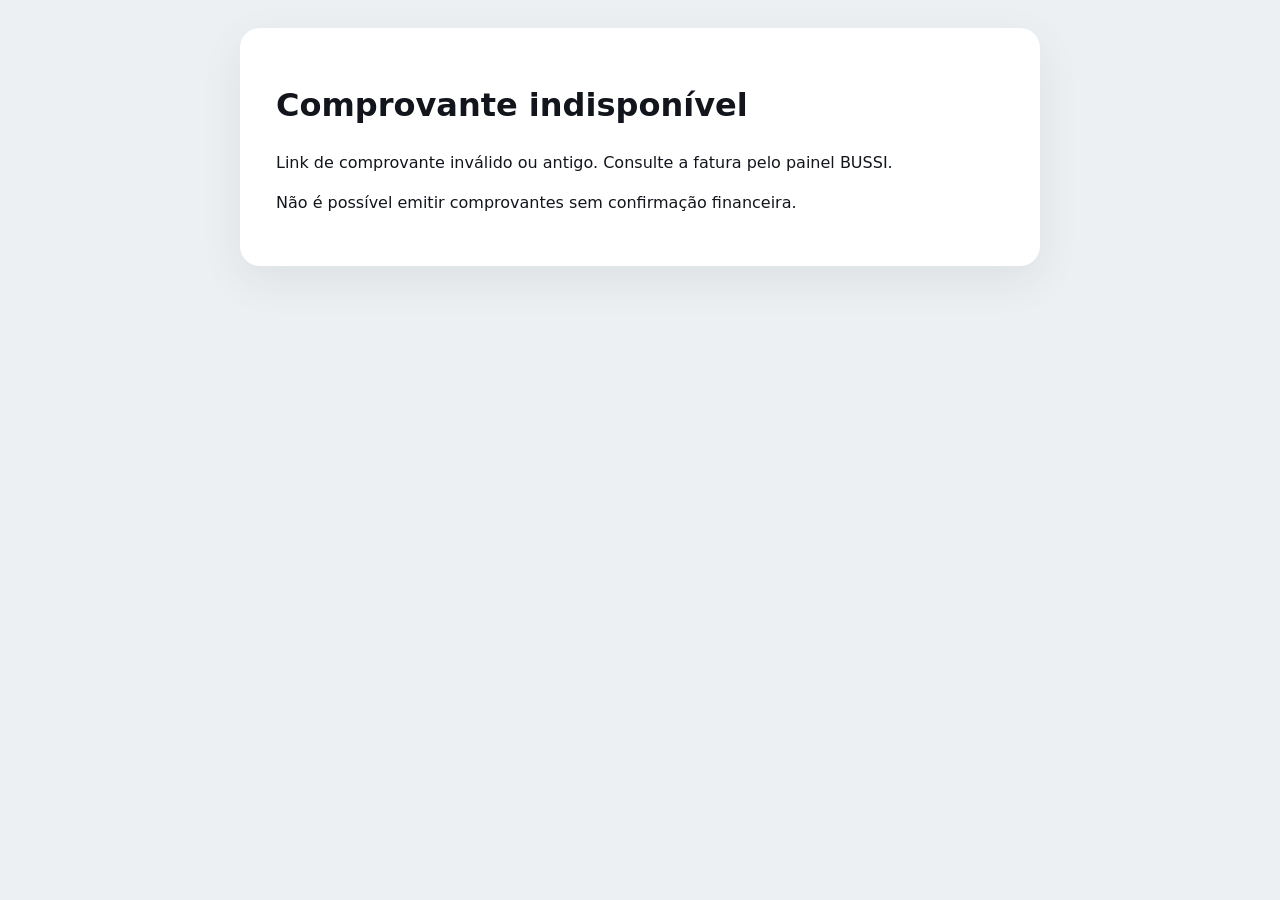
<file: comprovante-liquidacao.html>
<!doctype html>
<html lang="pt-BR">
<head>
<meta charset="utf-8">
<meta name="viewport" content="width=device-width,initial-scale=1">
<title>Comprovante de Liquidação de Parcela — CONSIG BENEFÍCIOS</title>
<style>
:root{--ink:#12161c;--muted:#6a717b;--line:#e0e4e8;--green:#0d8768;--greenbg:#eaf8f3;--soft:#f6f7f8}
*{box-sizing:border-box}body{margin:0;background:#edf0f2;color:var(--ink);font-family:Inter,ui-sans-serif,system-ui,-apple-system,"Segoe UI",Roboto,Arial,sans-serif}
.shell{max-width:760px;margin:28px auto;background:#fff;box-shadow:0 18px 60px rgba(0,0,0,.08);border-radius:20px;overflow:hidden}
.top{padding:30px 26px 26px;border-bottom:1px solid var(--line);display:flex;align-items:center;justify-content:center;flex-direction:column;gap:15px;text-align:center}.logo{width:152px;height:152px;border-radius:23px;object-fit:cover;display:block;margin:0 auto;box-shadow:0 8px 20px rgba(0,0,0,.08)}.topright{text-align:center}.topright b{display:block;font-size:15px;letter-spacing:-.015em}.topright span{display:block;margin-top:5px;font-size:12px;color:var(--muted)}
.body{padding:30px}.confirmed{display:flex;align-items:center;gap:13px;padding-bottom:22px;border-bottom:1px solid var(--line)}.check{width:48px;height:48px;border-radius:50%;background:var(--greenbg);color:var(--green);display:grid;place-items:center;font-size:28px;font-weight:900}.confirmed h1{font-size:23px;margin:0}.confirmed p{margin:4px 0 0;color:var(--muted);font-size:12px}
.amount{font-size:42px;font-weight:900;letter-spacing:-.04em;margin:25px 0 4px}.sub{color:var(--muted);font-size:12px;margin-bottom:22px}
.section{border-top:1px solid var(--line);padding-top:18px;margin-top:18px}.section h2{font-size:11px;text-transform:uppercase;letter-spacing:.08em;color:#666e78;margin:0 0 9px}.row{display:grid;grid-template-columns:185px 1fr;gap:15px;padding:7px 0;font-size:13px}.row span{color:var(--muted)}.row b{font-weight:700;overflow-wrap:anywhere}.status{color:var(--green)!important}
.note{margin-top:22px;padding:14px 16px;border-radius:12px;background:var(--soft);color:#5f6670;font-size:11px;line-height:1.55}.actions{display:flex;gap:10px;margin-top:20px}.btn{flex:1;border:0;border-radius:11px;padding:12px 14px;font-weight:800;cursor:pointer}.btn.primary{background:#16212b;color:#fff}.btn.ghost{background:#eef1f3;color:#303740}
.footer{padding:18px 25px;background:#f2f4f5;text-align:center;color:#6e757e;font-size:10px;line-height:1.6}.footer a{color:inherit;margin:0 5px}
 .legal-terms{font-size:12px;line-height:1.65;color:#54606c;background:#f7f9fb;border:1px solid #e6ebf0;padding:15px 18px;border-radius:12px}.legal-terms p{margin:0 0 10px}.legal-terms p:last-child{margin-bottom:0}.legal-terms .legal-source{font-size:11px;color:#667481}.legal-terms a{color:#147f69;text-decoration:underline}
@media(max-width:600px){.shell{margin:0;min-height:100vh;border-radius:0}.top{padding:24px 20px}.top .logo{width:136px;height:136px}.body{padding:22px}.row{grid-template-columns:1fr;gap:2px}.topright{font-size:12px}.actions{flex-direction:column}.amount{font-size:36px}}
@media print{body{background:#fff}.shell{box-shadow:none;margin:0;max-width:none;border-radius:0}.actions{display:none}.footer{background:#fff;border-top:1px solid #ddd}}

/* CONSIG — tipografia e alinhamento de documento */
html{text-size-adjust:100%;-webkit-text-size-adjust:100%}
body{-webkit-font-smoothing:antialiased;line-height:1.5}
.shell{max-width:800px;box-shadow:0 14px 44px rgba(18,39,49,.075)}
.top{padding:28px 25px 26px;gap:13px}
.logo{width:158px;height:158px}
.topright b{font-size:15px;letter-spacing:-.015em}
.topright span{font-size:12px}
.body{padding:32px 36px 35px}
.confirmed{gap:15px;align-items:center}
.confirmed h1{font-size:24px;line-height:1.2;letter-spacing:-.025em}
.confirmed p{font-size:13px;line-height:1.5}
.amount{font-size:42px;line-height:1.1;font-variant-numeric:tabular-nums}
.sub{font-size:13px}
.section{padding-top:20px;margin-top:20px}
.section h2{font-size:11px;letter-spacing:.075em;color:#65717d}
.row{grid-template-columns:minmax(170px,205px) minmax(0,1fr);gap:15px;font-size:13px;line-height:1.55}
.row b{font-weight:750}
.legal-terms{font-size:12px;line-height:1.7;background:#f7f9fa}
.note{font-size:11.5px;line-height:1.65}
.btn{font-size:13px;line-height:1.3;min-height:46px}
.btn:focus-visible,.footer a:focus-visible{outline:2px solid #168b75;outline-offset:3px}
.footer{line-height:1.7}
@media(max-width:640px){
 .shell{border-radius:0;margin:0}
 .top{padding:23px 18px}
 .top .logo{width:140px;height:140px}
 .body{padding:24px 19px}
 .confirmed{align-items:flex-start}
 .confirmed h1{font-size:21px}
 .amount{font-size:36px}
 .row{grid-template-columns:1fr;gap:2px;padding:8px 0}
 .legal-terms{padding:15px 13px}
 .actions{flex-direction:column}
}
@media print{
 .shell{max-width:none;border-radius:0;box-shadow:none}
 .body{padding:20px 30px}
 .top{padding:15px}
 .logo{width:100px;height:100px}
 .section{break-inside:avoid}
 .legal-terms{break-inside:avoid}
}

</style>
</head>
<body>
<div id="app"></div>
<script>
function esc(s){return String(s??'').replace(/[&<>"']/g,m=>({'&':'&amp;','<':'&lt;','>':'&gt;','"':'&quot;',"'":'&#39;'}[m]))}
function money(n){return Number(n||0).toLocaleString('pt-BR',{style:'currency',currency:'BRL'})}
// Dados nunca vêm de um JSON arbitrário na URL; são consultados e conciliados no servidor.
async function validatedReceipt(){
 const p=new URLSearchParams(location.hash.replace(/^#/,""));
 const numero=Number(p.get("numero")),token=p.get("token");
 if(!Number.isSafeInteger(numero)||numero<1||!/^[0-9a-f]{64}$/.test(token||""))
   throw Error("Link de comprovante inválido ou antigo. Consulte a fatura pelo painel BUSSI.");
 const response=await fetch("https://yzhjtqwpmxhigrijiuze.supabase.co/functions/v1/comprovante-bussi",{
   method:"POST",headers:{"Content-Type":"application/json"},
   body:JSON.stringify({numero,token}),cache:"no-store",redirect:"error",signal:AbortSignal.timeout(15000)
 });
 if(!response.ok){const err=await response.json().catch(()=>({}));
   throw Error(err.erro||"Não foi possível confirmar a liquidação.");}
 const data=await response.json();
 if(data?.verification!=="nitro_ledger"||data?.status!=="LIQUIDADO"||
    Number(data?.numero)!==numero||Number(data?.amount)<=0||
    !data?.confirmedAt||!data?.transactionId)throw Error("O registro de pagamento não foi validado.");
 return data;
}
function dateTime(v){if(!v)return '—';return new Date(v).toLocaleString('pt-BR',{timeZone:'America/Sao_Paulo',day:'2-digit',month:'2-digit',year:'numeric',hour:'2-digit',minute:'2-digit',second:'2-digit'})}
function maskDoc(v){const d=String(v||'').replace(/\D/g,'');if(d.length===11)return '***.'+d.slice(3,6)+'.'+d.slice(6,9)+'-**';if(d.length===14)return '**.'+d.slice(2,5)+'.'+d.slice(5,8)+'/'+d.slice(8,12)+'-**';return v||'Não informado'}
(async function(){
 document.getElementById('app').innerHTML='<div class="shell"><div class="body"><p>Consultando o pagamento confirmado...</p></div></div>';
 let d;
 try{d=await validatedReceipt();}
 catch(err){
   const message=esc(err.message||'Comprovante não encontrado.');
   document.getElementById('app').innerHTML='<div class="shell"><div class="body"><h1>Comprovante indisponível</h1><p>'+message+'</p><p>Não é possível emitir comprovantes sem confirmação financeira.</p></div></div>';
   return;
 }
const discountValue=Math.max(0,Number(d.original||0)-Number(d.amount||0));

const pct=Number.isFinite(Number(d.discount))?Number(d.discount):50;
// Respeita a competência escolhida na emissão (Dezembro ou Janeiro) sem reescrever o histórico.
const receiptDescription=String(d.description||'Black Friday 50% OFF - Referente a Competência: Dezembro').trim();

document.getElementById('app').innerHTML=`<main class="shell">
<header class="top"><img class="logo" src="logo-consig.svg" alt="CONSIG BENEFÍCIOS"><div class="topright"><b>CONSIG BENEFÍCIO S/A</b><span>CNPJ 66.754.630/0001-60</span></div></header>
<section class="body">
  <div class="confirmed"><div class="check">✓</div><div><h1>Liquidação confirmada</h1><p>Comprovante de Liquidação de Parcela</p></div></div>
  <div class="amount">${money(d.amount)}</div>
  <div class="sub">Pagamento registrado via ${esc(d.paymentMethod||'Pix')}</div>

  <div class="section"><h2>Dados da transação</h2>
    <div class="row"><span>Status</span><b class="status">LIQUIDADO</b></div>
    ${d.transactionId?'<div class="row"><span>ID bancário da transação</span><b>'+esc(d.transactionId)+'</b></div>':''}
    ${d.txid?'<div class="row"><span>Identificador (TxId)</span><b>'+esc(d.txid)+'</b></div>':''}
    <div class="row"><span>Data e hora da liquidação</span><b>${dateTime(d.confirmedAt)}</b></div>
    <div class="row"><span>Valor pago</span><b>${money(d.amount)}</b></div>
    <div class="row"><span>Descrição</span><b>${esc(receiptDescription)}</b></div>
  </div>

  <div class="section"><h2>Informações do destinatário</h2>
    <div class="row"><span>Nome</span><b>${esc(d.receiverName||'CONSIG BENEFÍCIO S/A')}</b></div>
    <div class="row"><span>CPF/CNPJ</span><b>${esc(d.receiverDoc||'66.754.630/0001-60')}</b></div>
    ${d.receiverPsp?'<div class="row"><span>Instituição recebedora</span><b>'+esc(d.receiverPsp)+'</b></div>':''}
  </div>

  <div class="section"><h2>Informações do pagador</h2>
    <div class="row"><span>Nome</span><b>${esc(d.payerName||d.customer||'Não informado')}</b></div>
    ${d.payerDoc?'<div class="row"><span>CPF/CNPJ</span><b>'+esc(maskDoc(d.payerDoc))+'</b></div>':''}
    ${d.payerPsp?'<div class="row"><span>Instituição pagadora</span><b>'+esc(d.payerPsp)+'</b></div>':''}
  </div>

  <div class="section"><h2>Dados da parcela</h2>
    <div class="row"><span>Cliente</span><b>${esc(d.customer||'—')}</b></div>
    <div class="row"><span>Contrato</span><b>${esc(d.contract||d.invoice||'—')}</b></div>
    <div class="row"><span>Parcela original</span><b>${money(d.original)}</b></div>
    <div class="row"><span>Desconto aplicado</span><b>${Number(d.discount??50).toLocaleString('pt-BR',{maximumFractionDigits:2})}%</b></div>
    <div class="row"><span>Valor total liquidado (valor original)</span><b>${money(d.original)}</b></div>
    <div class="row"><span>Valor pago</span><b>${money(d.amount)}</b></div>
    <div class="row"><span>Nº do comprovante</span><b>${esc(d.receiptNumber||'—')}</b></div>
  </div>

  ${d.notes?'<div class="section"><h2>Observações</h2><div class="row"><span>Registro</span><b>'+esc(d.notes)+'</b></div></div>':''}

  <div class="section" id="earlyPayment"><h2>Condições e informações sobre antecipação de parcela</h2>
    <div class="legal-terms">
      <p><b>1. Identificação da quitação.</b> A confirmação registrada refere-se exclusivamente à parcela e ao contrato identificados acima, não abrangendo automaticamente outras parcelas ou a quitação integral do contrato.</p>
      <p><b>2. Antecipação e desconto.</b> Nas operações de crédito ao consumidor às quais se aplica o art. 52, § 2º, do Código de Defesa do Consumidor, a liquidação antecipada, total ou parcial, assegura a redução proporcional dos juros e demais acréscimos. A apuração contratual cabe ao credor responsável pela operação.</p>
      <p><b>3. Valores do registro.</b> “Valor total liquidado” informa o valor original de referência da parcela; “Valor pago” informa o montante recebido com o desconto indicado. A diferença representa a condição comercial aplicada a esta cobrança.</p>
      <p class="legal-source">Referência: <a href="https://www.planalto.gov.br/ccivil_03/leis/l8078compilado.htm" target="_blank" rel="noopener noreferrer">Lei nº 8.078/1990, art. 52, § 2º</a>.</p>
    </div>
  </div>
  <div class="actions"><button class="btn primary" onclick="window.print()">Imprimir / salvar PDF</button><button class="btn ghost" id="copyId">Copiar nº do comprovante</button></div>
</section>
<footer class="footer">CONSIG BENEFÍCIO S/A · CNPJ 66.754.630/0001-60<br>${esc(d.companyAddress||'Avenida Doutor Cardoso de Melo, nº 1.855, Vila Olímpia, São Paulo/SP, CEP 04548-005')} · ${esc(d.companyEmail||'sac@consigbeneficio.com.br')}<br><a href="termos-de-uso.html">Termos de Uso</a> · <a href="politica-de-privacidade.html">Política de Privacidade</a> · <a href="exclusao-de-dados.html">Exclusão de Dados</a></footer>
</main>`;
document.getElementById('copyId').onclick=async()=>{try{await navigator.clipboard.writeText(d.receiptNumber||'');document.getElementById('copyId').textContent='Número copiado'}catch{}};
})();
</script>
</body>
</html>
</file>
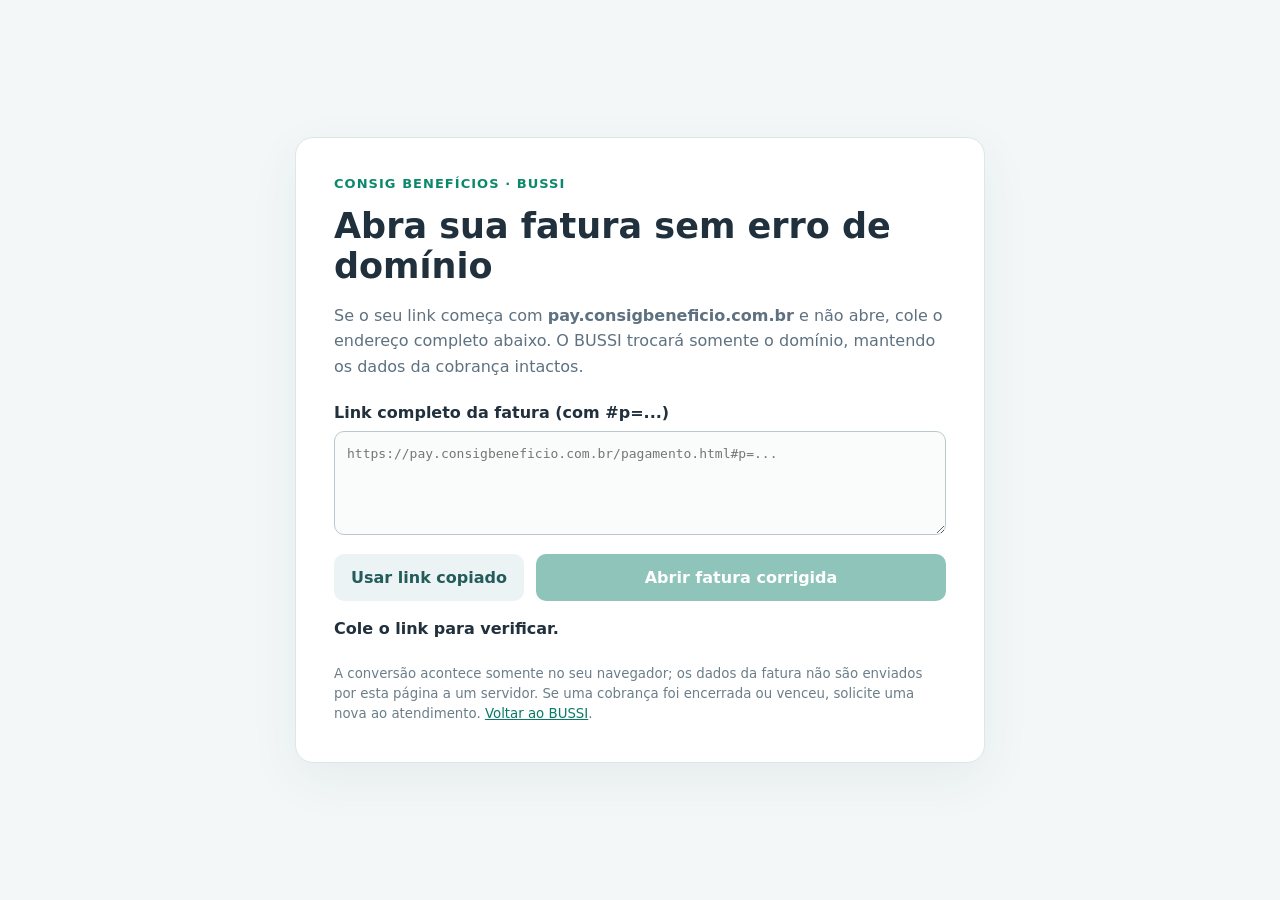
<file: corrigir-pagamento.html>
<!doctype html>
<html lang="pt-BR"><head>
<meta charset="utf-8"><meta name="viewport" content="width=device-width,initial-scale=1">
<meta name="robots" content="noindex,nofollow"><meta name="referrer" content="no-referrer">
<title>Corrigir link de pagamento | BUSSI</title>
<style>
:root{font-family:system-ui,-apple-system,Segoe UI,Arial,sans-serif;color:#20303d;background:#f3f7f8}
*{box-sizing:border-box}body{margin:0;min-height:100vh;display:grid;place-items:center;padding:18px}
main{width:100%;max-width:690px;background:#fff;border:1px solid #dbe7e8;box-shadow:0 16px 50px #24394310;border-radius:18px;padding:clamp(19px,4vw,38px)}
.brand{font-size:13px;font-weight:850;letter-spacing:.08em;color:#0c896d}
h1{font-size:clamp(25px,4vw,35px);line-height:1.14;margin:16px 0}
p{line-height:1.6;color:#5e7180}
label{display:block;font-weight:700;margin-top:24px;margin-bottom:9px}
textarea{width:100%;resize:vertical;border:1px solid #b9c8cd;border-radius:10px;min-height:104px;padding:12px;font:13px/1.5 ui-monospace,Menlo,Consolas,monospace;color:#1f3441;overflow-wrap:anywhere;background:#fafcfc}
textarea:focus{outline:2px solid #36ad93;outline-offset:2px}
.row{display:flex;flex-wrap:wrap;gap:12px;margin-top:15px}
button{border:0;border-radius:10px;font:inherit;font-weight:750;padding:14px 17px;cursor:pointer}
button:disabled{opacity:.45;cursor:not-allowed}
.primary{background:#077e66;color:#fff;flex:1}
.secondary{background:#ebf3f4;color:#245b5b}
#notice{font-weight:650;margin-top:18px;min-height:25px}
#notice.error{color:#b42318}#notice.good{color:#087660}
#details{display:none;background:#f1f8f5;border-radius:12px;padding:15px;margin-top:15px;font-size:14px}
#details span{display:block;color:#4a5a66}
#details strong{font-size:18px}
small{display:block;margin-top:20px;color:#6b7e89;line-height:1.5}
a{color:#087a65}
</style></head><body>
<main>
<div class="brand">CONSIG BENEFÍCIOS · BUSSI</div>
<h1>Abra sua fatura sem erro de domínio</h1>
<p>Se o seu link começa com <strong>pay.consigbeneficio.com.br</strong> e não abre, cole o endereço completo abaixo. O BUSSI trocará somente o domínio, mantendo os dados da cobrança intactos.</p>
<label for="original">Link completo da fatura (com #p=...)</label>
<textarea id="original" autocomplete="off" autocapitalize="off" spellcheck="false" placeholder="https://pay.consigbeneficio.com.br/pagamento.html#p=..."></textarea>
<div class="row">
<button class="secondary" type="button" id="paste">Usar link copiado</button>
<button class="primary" type="button" id="open" disabled>Abrir fatura corrigida</button>
</div>
<div id="notice" role="status" aria-live="polite">Cole o link para verificar.</div>
<div id="details"><span>Fatura reconhecida</span><strong id="invoiceName"></strong><span id="amount"></span><div class="row"><button class="secondary" id="copy" type="button">Copiar endereço corrigido</button></div></div>
<small>A conversão acontece somente no seu navegador; os dados da fatura não são enviados por esta página a um servidor. Se uma cobrança foi encerrada ou venceu, solicite uma nova ao atendimento. <a href="index.html">Voltar ao BUSSI</a>.</small>
</main>
<script>
(()=>{
 'use strict';
 const $=id=>document.getElementById(id);
 let safe='';
 function parse(){
  safe='';$('open').disabled=true;$('details').style.display='none';
  const value=$('original').value.trim();
  if(!value){$('notice').textContent='Cole o link para verificar.';$('notice').className='';return;}
  try{
   const old=new URL(value);
   if(old.protocol!=='https:'||!['pay.consigbeneficio.com.br','consigbeneficios.github.io'].includes(old.hostname))
    throw Error('O endereço informado não pertence ao BUSSI.');
   if(!old.pathname.endsWith('/pagamento.html'))
    throw Error('Este não é um endereço de pagamento do BUSSI.');
   const params=new URLSearchParams(old.hash.slice(1));
   const encoded=params.get('p')||'';
   if(!/^[a-zA-Z0-9_-]{30,10000}$/.test(encoded))
    throw Error('O link está incompleto. Copie o endereço inteiro, incluindo #p=...');
   let raw=encoded.replace(/-/g,'+').replace(/_/g,'/');
   while(raw.length%4)raw+='=';
   const bytes=Uint8Array.from(atob(raw),c=>c.charCodeAt(0));
   const data=JSON.parse(new TextDecoder().decode(bytes));
   if(!data||!data.invoice||!data.pix||!(Number(data.amount)>0))
    throw Error('Os dados da fatura estão incompletos.');
   const corrected=new URL('pagamento.html',location.href);
   corrected.hash='p='+encoded;
   safe=corrected.href;
   $('invoiceName').textContent=String(data.invoice);
   $('amount').textContent=Number(data.amount).toLocaleString('pt-BR',{style:'currency',currency:'BRL'});
   $('details').style.display='block';
   $('notice').className='good';$('notice').textContent='Link corrigido. Os dados e o Pix originais foram preservados.';
   $('open').disabled=false;
  }catch(err){$('notice').className='error';$('notice').textContent=err.message||'Não foi possível ler este link.';}
 }
 $('original').addEventListener('input',parse);
 $('paste').addEventListener('click',async()=>{
  try{$('original').value=await navigator.clipboard.readText();parse();}
  catch{$('original').focus();$('notice').textContent='Cole o link manualmente usando Ctrl + V.';}
 });
 $('open').addEventListener('click',()=>{if(safe)location.assign(safe);});
 $('copy').addEventListener('click',async()=>{
  if(!safe)return;
  try{await navigator.clipboard.writeText(safe);$('notice').className='good';$('notice').textContent='Novo link copiado.';}
  catch{window.prompt('Copie o link corrigido:',safe);}
 });
})();
</script>
</body></html>
</file>
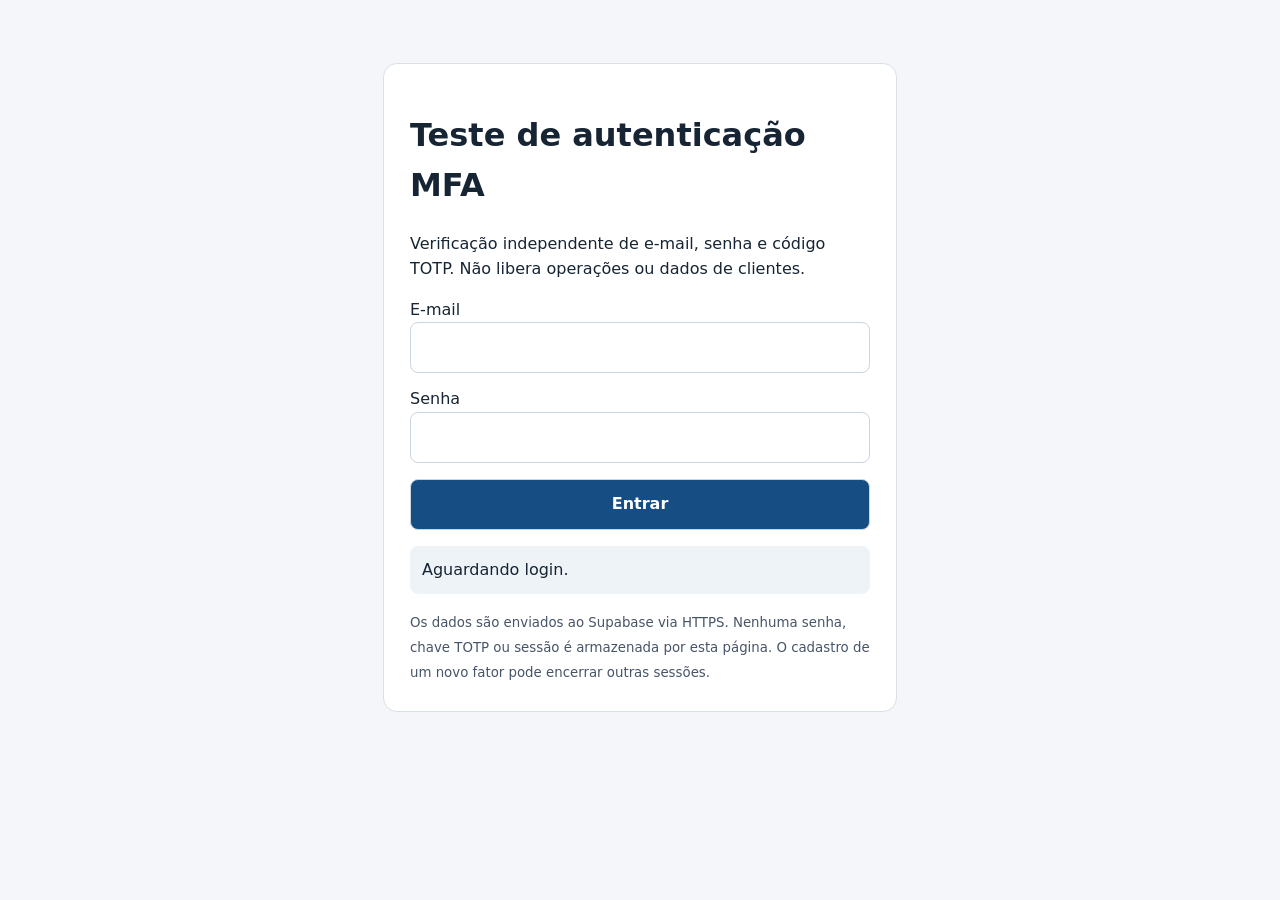
<file: diagnostico-auth.html>
<!doctype html><html lang="pt-BR"><head><meta charset="utf-8"><meta name="viewport" content="width=device-width,initial-scale=1"><meta name="robots" content="noindex,nofollow"><meta name="referrer" content="no-referrer"><meta http-equiv="Content-Security-Policy" content="default-src 'none'; connect-src https://yzhjtqwpmxhigrijiuze.supabase.co; script-src 'unsafe-inline'; style-src 'unsafe-inline'; form-action 'none'; base-uri 'none'"><title>BUSSI — Teste MFA</title><style>body{font:16px/1.55 system-ui,sans-serif;background:#f4f6f9;color:#172433;margin:0}main{max-width:460px;margin:7vh auto;padding:26px;background:white;border:1px solid #d9e0e8;border-radius:14px}label,input,button{display:block;width:100%;box-sizing:border-box}label{margin-top:14px}input,button{font:inherit;border:1px solid #cbd5e1;padding:12px;border-radius:8px}button{background:#164e83;color:white;margin-top:16px;font-weight:600}button:disabled{opacity:.6}#status{padding:12px;background:#eef3f8;border-radius:8px}small{color:#475569}code{overflow-wrap:anywhere;user-select:all} [hidden]{display:none!important}</style></head><body><main><h1>Teste de autenticação MFA</h1><p>Verificação independente de e-mail, senha e código TOTP. Não libera operações ou dados de clientes.</p>
<form id="login"><label for="email">E-mail</label><input id="email" type="email" autocomplete="username" required><label for="password">Senha</label><input id="password" type="password" autocomplete="current-password" required><button type="submit">Entrar</button></form>
<section id="mfa" hidden><div id="enroll" hidden><p>Nenhum autenticador TOTP verificado. Clique para cadastrar um novo fator.</p><button id="setup" type="button">Cadastrar autenticador</button></div><div id="seedBox" hidden><p>No aplicativo autenticador, adicione uma conta do tipo baseada em tempo, nome BUSSI, e insira a chave abaixo. Não compartilhe esta chave.</p><code id="seed"></code></div><form id="verify" hidden><label for="code">Código de seis dígitos do autenticador</label><input id="code" type="text" inputmode="numeric" autocomplete="one-time-code" pattern="[0-9]{6}" maxlength="6" required><button type="submit">Validar segundo fator</button></form><button id="exit" type="button">Encerrar teste</button></section><p id="status" role="status" aria-live="polite">Aguardando login.</p><small>Os dados são enviados ao Supabase via HTTPS. Nenhuma senha, chave TOTP ou sessão é armazenada por esta página. O cadastro de um novo fator pode encerrar outras sessões.</small></main>
<script>"use strict";
const base="https://yzhjtqwpmxhigrijiuze.supabase.co/auth/v1",key="sb_publishable_fimYRn4YWFbiwYiADnrQvg_mACDleaU";
const $=id=>document.getElementById(id);
let token=null,factor=null,busy=false;
function status(message){$("status").textContent=message;}
function lock(value){busy=value;document.querySelectorAll("button").forEach(b=>b.disabled=value);}
async function request(path,method="GET",body,auth=token){const headers={apikey:key,"Content-Type":"application/json"};if(auth)headers.Authorization="Bearer "+auth;const response=await fetch(base+path,{method,headers,body:body===undefined?undefined:JSON.stringify(body),cache:"no-store",redirect:"error"});if(!response.ok)throw Error("HTTP "+response.status);return response.status===204?{}:await response.json();}
function claims(jwt){const p=jwt.split(".")[1].replace(/-/g,"+").replace(/_/g,"/");return JSON.parse(atob(p.padEnd(Math.ceil(p.length/4)*4,"=")));}
function reset(){token=null;factor=null;$("password").value="";$("code").value="";$("seed").textContent="";$("mfa").hidden=true;$("enroll").hidden=true;$("seedBox").hidden=true;$("verify").hidden=true;$("login").hidden=false;}
async function logout(message){let ok=true;try{if(token){const end=await fetch(base+"/logout?scope=local",{method:"POST",headers:{apikey:key,Authorization:"Bearer "+token},cache:"no-store",redirect:"error"});ok=end.ok;}}catch{ok=false;}reset();status(message+(ok?" Sessão de teste encerrada.":" Não foi possível confirmar o encerramento no servidor."));}
$("login").addEventListener("submit",async e=>{e.preventDefault();if(busy)return;if(location.protocol!=="https:"||!isSecureContext){status("Use HTTPS.");return;}lock(true);try{const data=await request("/token?grant_type=password","POST",{email:$("email").value.trim(),password:$("password").value},null);$("password").value="";token=data.access_token;if(!token)throw Error("Resposta incompleta");const u=await request("/user");if(!u.id||!u.email_confirmed_at)throw Error("Conta não confirmada");const factors=Array.isArray(u.factors)?u.factors:[];const existing=factors.find(f=>f.factor_type==="totp"&&f.status==="verified");$("login").hidden=true;$("mfa").hidden=false;if(existing){factor=existing.id;$("verify").hidden=false;status("Senha validada. Informe o código do autenticador.");}else if(factors.some(f=>f.status==="verified")){await logout("Já existe outro tipo de MFA. Este teste é exclusivo para TOTP.");}else{$("enroll").hidden=false;status("Senha validada. Cadastre seu autenticador TOTP.");}}catch(e){await logout("Falha no login ou comunicação ("+e.message+").");}finally{$("password").value="";lock(false);}});
$("setup").onclick=async()=>{if(busy||!token||factor)return;lock(true);try{const data=await request("/factors","POST",{factor_type:"totp",friendly_name:"BUSSI "+new Date().toISOString(),issuer:"BUSSI"});if(!data.id||!data.totp?.secret)throw Error("Resposta incompleta");factor=data.id;$("seed").textContent=data.totp.secret;$("seedBox").hidden=false;$("enroll").hidden=true;$("verify").hidden=false;status("Adicione a chave no aplicativo e informe o código.");}catch(e){status("Não foi possível cadastrar o fator ("+e.message+").");}finally{lock(false);}};
$("verify").addEventListener("submit",async e=>{e.preventDefault();if(busy||!token||!factor)return;const code=$("code").value;if(!/^[0-9]{6}$/.test(code))return;lock(true);try{const challenge=await request("/factors/"+encodeURIComponent(factor)+"/challenge","POST",{});if(!challenge.id)throw Error("Desafio incompleto");const result=await request("/factors/"+encodeURIComponent(factor)+"/verify","POST",{challenge_id:challenge.id,code});if(!result.access_token)throw Error("Sessão MFA ausente");token=result.access_token;const u=await request("/user");if(!u.id||claims(token).aal!=="aal2"||!u.factors?.some(f=>f.id===factor&&f.status==="verified"))throw Error("Nível MFA não confirmado");await logout("MFA validado pelo Supabase (AAL2).");}catch(e){status("MFA não confirmado ("+e.message+"). Confira o código e tente de novo.");}finally{$("code").value="";lock(false);}});
$("exit").onclick=async()=>{if(busy)return;lock(true);await logout("Teste interrompido.");lock(false);};
</script></body></html>
</file>
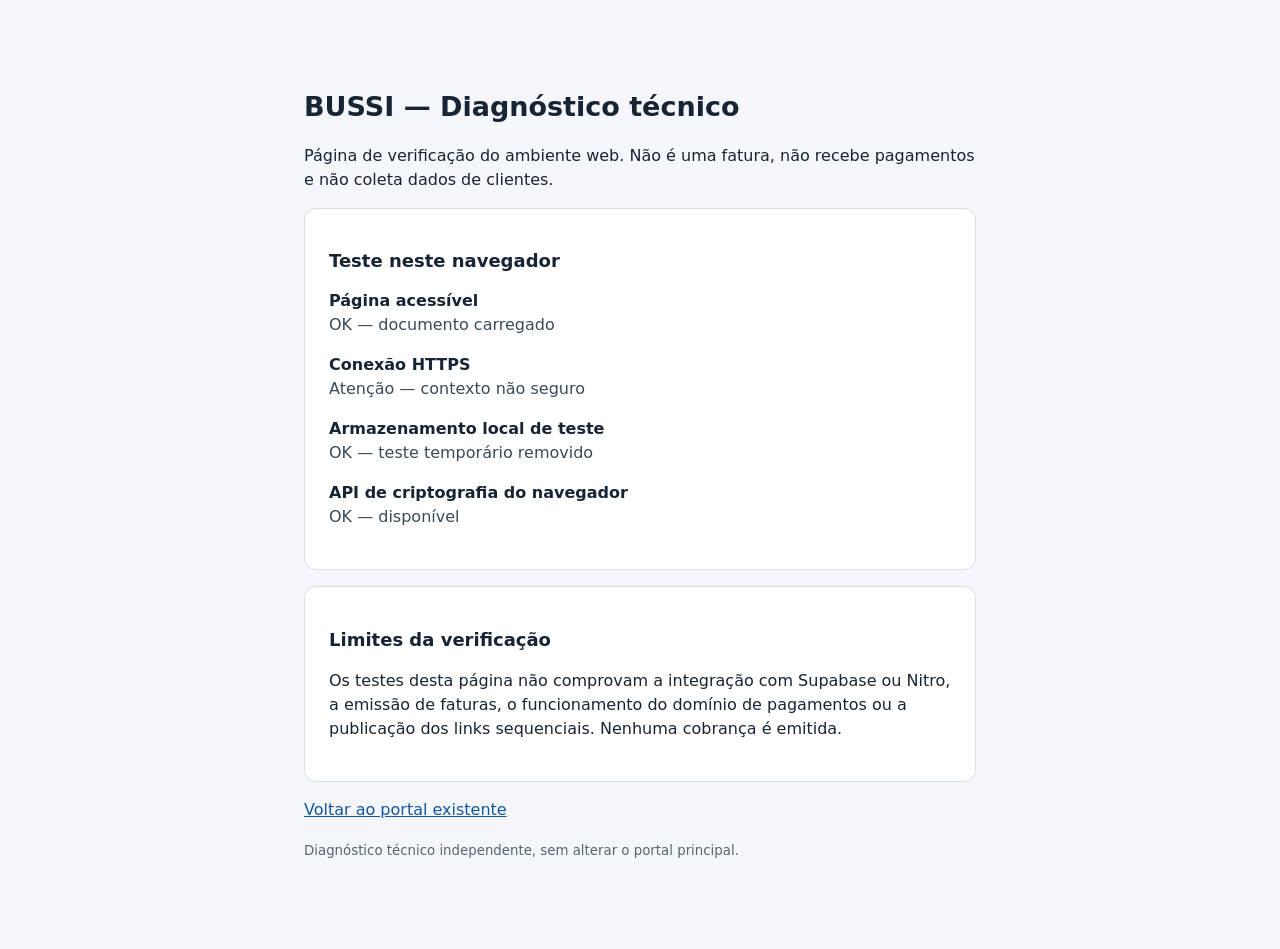
<file: diagnostico-tecnico.html>
<!doctype html>
<html lang="pt-BR"><head><meta charset="utf-8"><meta name="viewport" content="width=device-width, initial-scale=1"><meta name="robots" content="noindex,nofollow"><title>BUSSI | Diagnóstico técnico</title><style>
*{box-sizing:border-box}body{margin:0;background:#f4f6f9;color:#172433;font:16px/1.5 system-ui,sans-serif}main{max-width:720px;margin:7vh auto;padding:24px}section{background:#fff;border:1px solid #d9e0e8;border-radius:12px;padding:24px;margin:16px 0}h1{font-size:27px;margin:0 0 10px}h2{font-size:18px}dl{margin:0}dt{font-weight:600}dd{margin:0 0 16px;color:#394b58}small{color:#566573}a{color:#1257a1}</style></head>
<body><main><h1>BUSSI — Diagnóstico técnico</h1><p>Página de verificação do ambiente web. Não é uma fatura, não recebe pagamentos e não coleta dados de clientes.</p>
<section><h2>Teste neste navegador</h2><dl><dt>Página acessível</dt><dd>OK — documento carregado</dd><dt>Conexão HTTPS</dt><dd id="tls">Não verificada</dd><dt>Armazenamento local de teste</dt><dd id="storage">Não verificado</dd><dt>API de criptografia do navegador</dt><dd id="crypto">Não verificada</dd></dl></section>
<section><h2>Limites da verificação</h2><p>Os testes desta página não comprovam a integração com Supabase ou Nitro, a emissão de faturas, o funcionamento do domínio de pagamentos ou a publicação dos links sequenciais. Nenhuma cobrança é emitida.</p></section>
<p><a href="./">Voltar ao portal existente</a></p><small>Diagnóstico técnico independente, sem alterar o portal principal.</small></main>
<script>
document.getElementById("tls").textContent=location.protocol==="https:"&&window.isSecureContext?"OK — contexto seguro":"Atenção — contexto não seguro";
document.getElementById("crypto").textContent=window.crypto&&window.crypto.subtle?"OK — disponível":"Indisponível";
const key="bussi.diagnostico."+Math.random().toString(36).slice(2);
try{localStorage.setItem(key,"teste");const ok=localStorage.getItem(key)==="teste";localStorage.removeItem(key);document.getElementById("storage").textContent=ok?"OK — teste temporário removido":"Falha";}catch{document.getElementById("storage").textContent="Indisponível";}
</script></body></html>
</file>
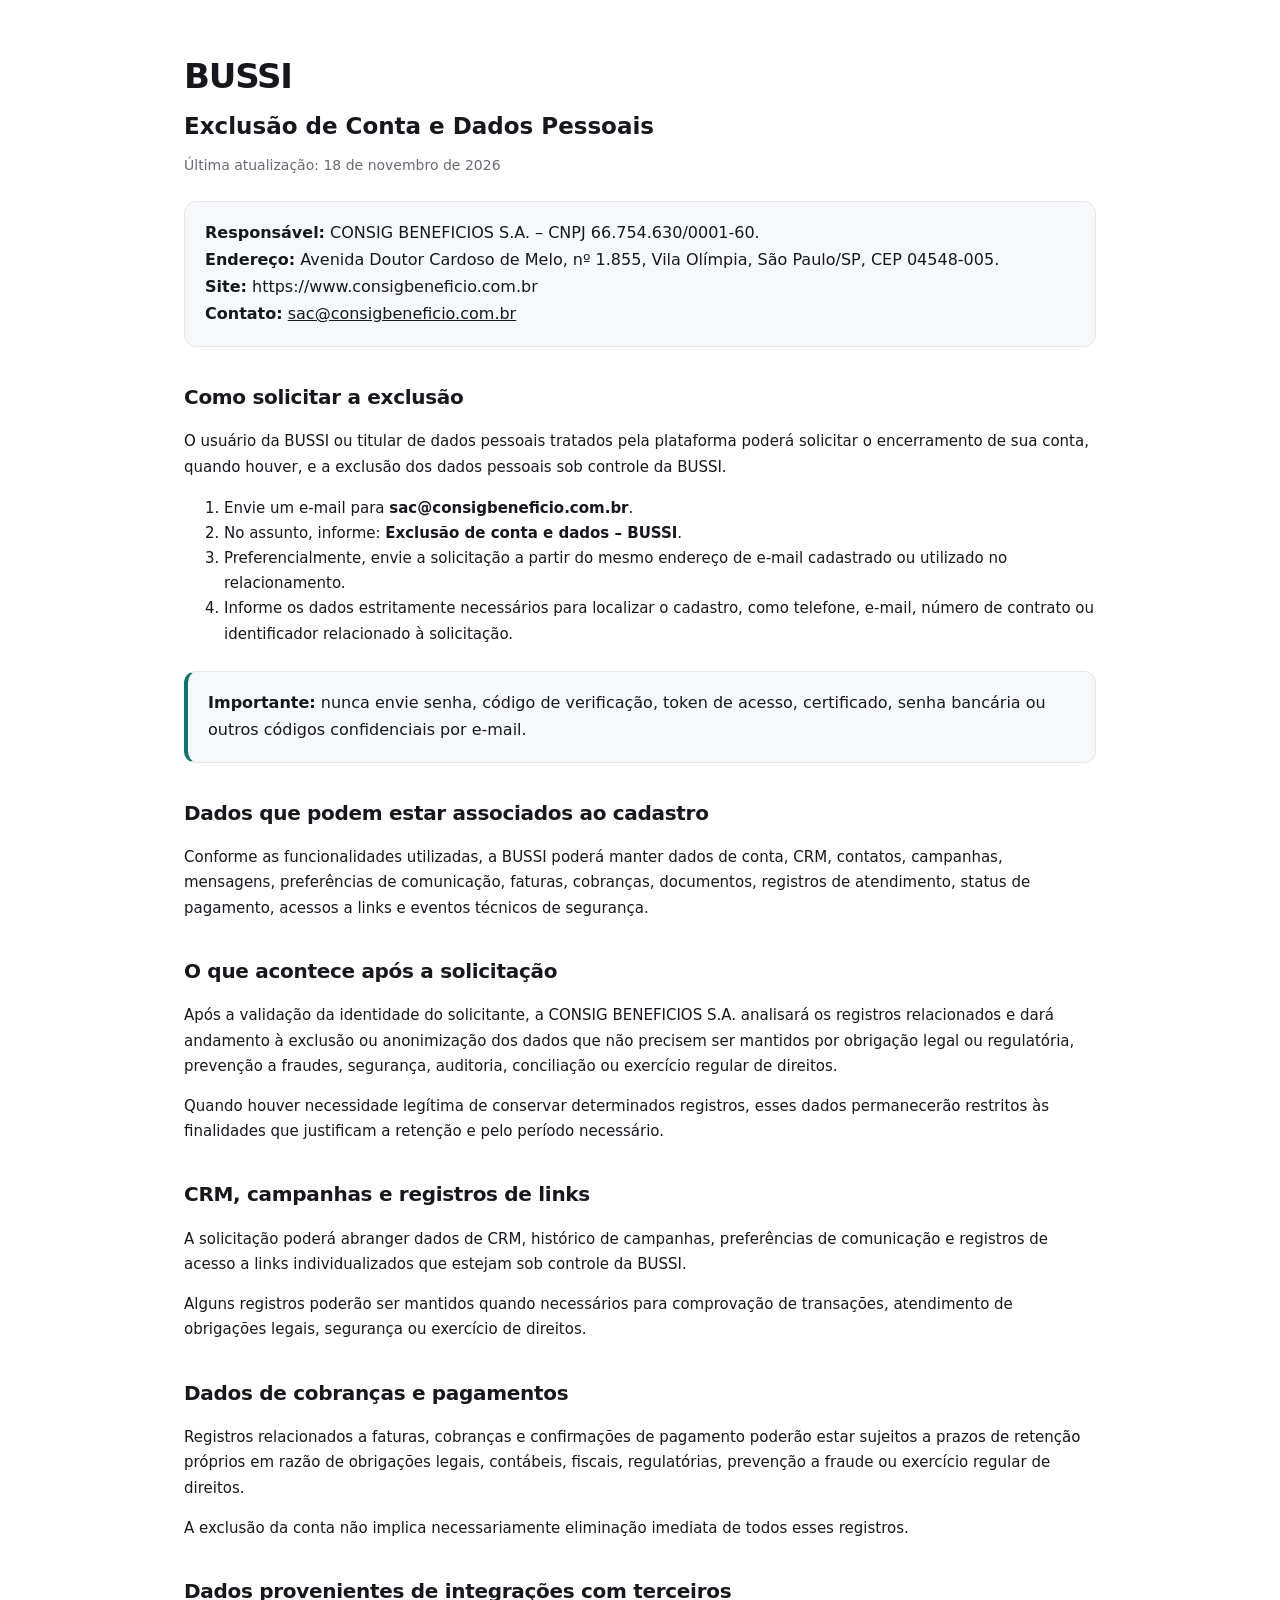
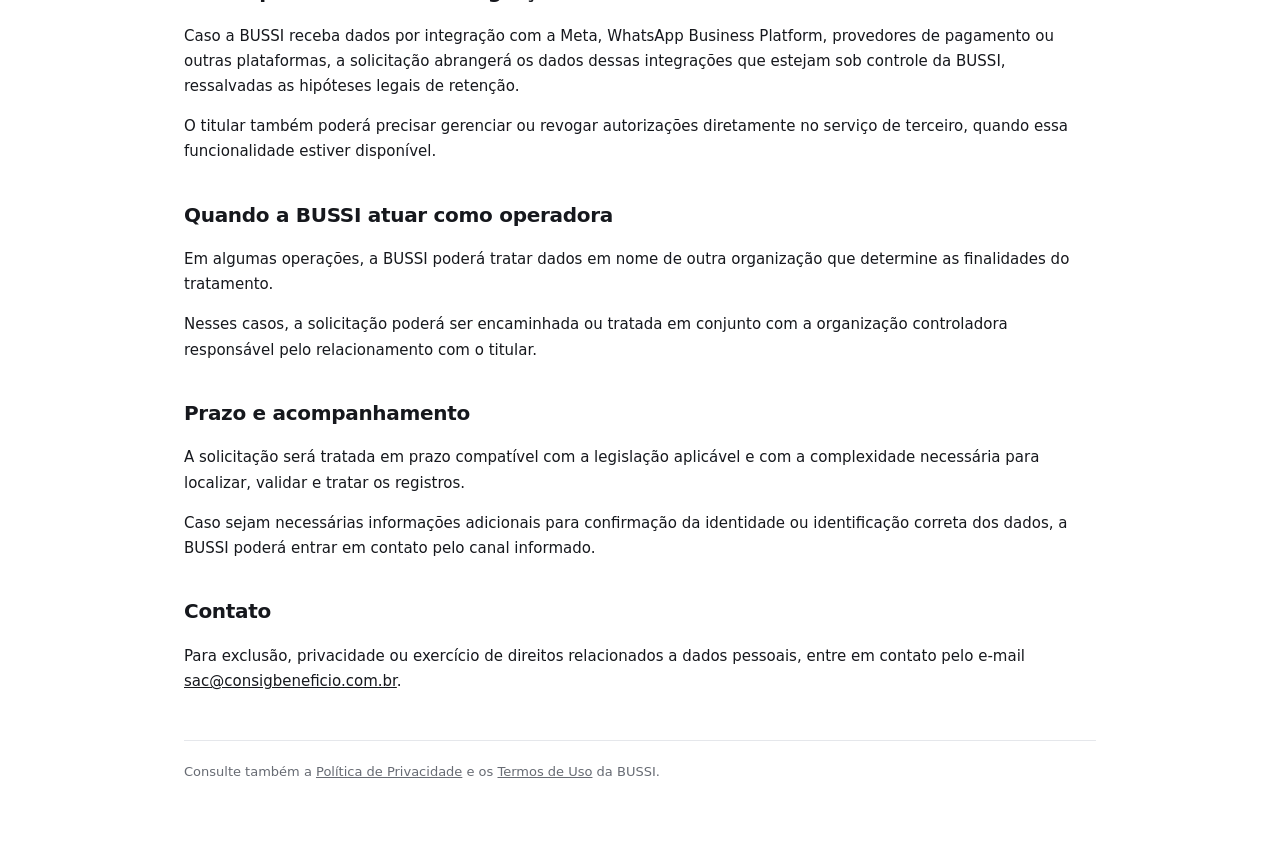
<file: exclusao-de-dados.html>
<!doctype html>
<html lang="pt-BR">
<head>
<meta charset="utf-8">
<meta name="viewport" content="width=device-width, initial-scale=1">
<title>BUSSI - Exclusão de Dados</title>
<meta name="description" content="Instruções para solicitar exclusão de conta e dados pessoais tratados pela plataforma BUSSI.">
<style>
:root{--ink:#16181d;--muted:#676b73;--line:#e5e7eb;--soft:#f7f8fa;--accent:#0f766e}
*{box-sizing:border-box}
body{
  font-family:Inter,ui-sans-serif,system-ui,-apple-system,"Segoe UI",Roboto,Arial,sans-serif;
  max-width:960px;
  margin:0 auto;
  padding:48px 24px 72px;
  color:var(--ink);
  line-height:1.68;
  background:#fff
}
h1{font-size:34px;letter-spacing:-.035em;margin:0}
.doc-title{font-size:23px;font-weight:750;margin-top:2px}
.updated{color:var(--muted);font-size:14px;margin-top:8px}
.meta,.box{
  background:var(--soft);
  border:1px solid var(--line);
  padding:18px 20px;
  border-radius:12px;
  margin:24px 0
}
.box{border-left:4px solid var(--accent)}
h2{font-size:20px;letter-spacing:-.015em;margin:34px 0 10px}
p,li{font-size:15px}
a{color:inherit}
.footer{
  margin-top:46px;
  padding-top:20px;
  border-top:1px solid var(--line);
  font-size:13px;
  color:var(--muted)
}
</style>
</head>

<body>

<h1>BUSSI</h1>
<div class="doc-title">Exclusão de Conta e Dados Pessoais</div>
<p class="updated">Última atualização: 18 de novembro de 2026</p>

<div class="meta">
<strong>Responsável:</strong> CONSIG BENEFICIOS S.A. – CNPJ 66.754.630/0001-60.<br>
<strong>Endereço:</strong> Avenida Doutor Cardoso de Melo, nº 1.855, Vila Olímpia, São Paulo/SP, CEP 04548-005.<br>
<strong>Site:</strong> https://www.consigbeneficio.com.br<br>
<strong>Contato:</strong> <a href="mailto:sac@consigbeneficio.com.br">sac@consigbeneficio.com.br</a>
</div>

<h2>Como solicitar a exclusão</h2>

<p>O usuário da BUSSI ou titular de dados pessoais tratados pela plataforma poderá solicitar o encerramento de sua conta, quando houver, e a exclusão dos dados pessoais sob controle da BUSSI.</p>

<ol>
<li>Envie um e-mail para <strong>sac@consigbeneficio.com.br</strong>.</li>
<li>No assunto, informe: <strong>Exclusão de conta e dados – BUSSI</strong>.</li>
<li>Preferencialmente, envie a solicitação a partir do mesmo endereço de e-mail cadastrado ou utilizado no relacionamento.</li>
<li>Informe os dados estritamente necessários para localizar o cadastro, como telefone, e-mail, número de contrato ou identificador relacionado à solicitação.</li>
</ol>

<div class="box">
<strong>Importante:</strong> nunca envie senha, código de verificação, token de acesso, certificado, senha bancária ou outros códigos confidenciais por e-mail.
</div>

<h2>Dados que podem estar associados ao cadastro</h2>

<p>Conforme as funcionalidades utilizadas, a BUSSI poderá manter dados de conta, CRM, contatos, campanhas, mensagens, preferências de comunicação, faturas, cobranças, documentos, registros de atendimento, status de pagamento, acessos a links e eventos técnicos de segurança.</p>

<h2>O que acontece após a solicitação</h2>

<p>Após a validação da identidade do solicitante, a CONSIG BENEFICIOS S.A. analisará os registros relacionados e dará andamento à exclusão ou anonimização dos dados que não precisem ser mantidos por obrigação legal ou regulatória, prevenção a fraudes, segurança, auditoria, conciliação ou exercício regular de direitos.</p>

<p>Quando houver necessidade legítima de conservar determinados registros, esses dados permanecerão restritos às finalidades que justificam a retenção e pelo período necessário.</p>

<h2>CRM, campanhas e registros de links</h2>

<p>A solicitação poderá abranger dados de CRM, histórico de campanhas, preferências de comunicação e registros de acesso a links individualizados que estejam sob controle da BUSSI.</p>

<p>Alguns registros poderão ser mantidos quando necessários para comprovação de transações, atendimento de obrigações legais, segurança ou exercício de direitos.</p>

<h2>Dados de cobranças e pagamentos</h2>

<p>Registros relacionados a faturas, cobranças e confirmações de pagamento poderão estar sujeitos a prazos de retenção próprios em razão de obrigações legais, contábeis, fiscais, regulatórias, prevenção a fraude ou exercício regular de direitos.</p>

<p>A exclusão da conta não implica necessariamente eliminação imediata de todos esses registros.</p>

<h2>Dados provenientes de integrações com terceiros</h2>

<p>Caso a BUSSI receba dados por integração com a Meta, WhatsApp Business Platform, provedores de pagamento ou outras plataformas, a solicitação abrangerá os dados dessas integrações que estejam sob controle da BUSSI, ressalvadas as hipóteses legais de retenção.</p>

<p>O titular também poderá precisar gerenciar ou revogar autorizações diretamente no serviço de terceiro, quando essa funcionalidade estiver disponível.</p>

<h2>Quando a BUSSI atuar como operadora</h2>

<p>Em algumas operações, a BUSSI poderá tratar dados em nome de outra organização que determine as finalidades do tratamento.</p>

<p>Nesses casos, a solicitação poderá ser encaminhada ou tratada em conjunto com a organização controladora responsável pelo relacionamento com o titular.</p>

<h2>Prazo e acompanhamento</h2>

<p>A solicitação será tratada em prazo compatível com a legislação aplicável e com a complexidade necessária para localizar, validar e tratar os registros.</p>

<p>Caso sejam necessárias informações adicionais para confirmação da identidade ou identificação correta dos dados, a BUSSI poderá entrar em contato pelo canal informado.</p>

<h2>Contato</h2>

<p>Para exclusão, privacidade ou exercício de direitos relacionados a dados pessoais, entre em contato pelo e-mail <a href="mailto:sac@consigbeneficio.com.br">sac@consigbeneficio.com.br</a>.</p>

<div class="footer">
Consulte também a <a href="/politica-de-privacidade/">Política de Privacidade</a> e os <a href="/termos-de-uso/">Termos de Uso</a> da BUSSI.
</div>

</body>
</html>
</file>
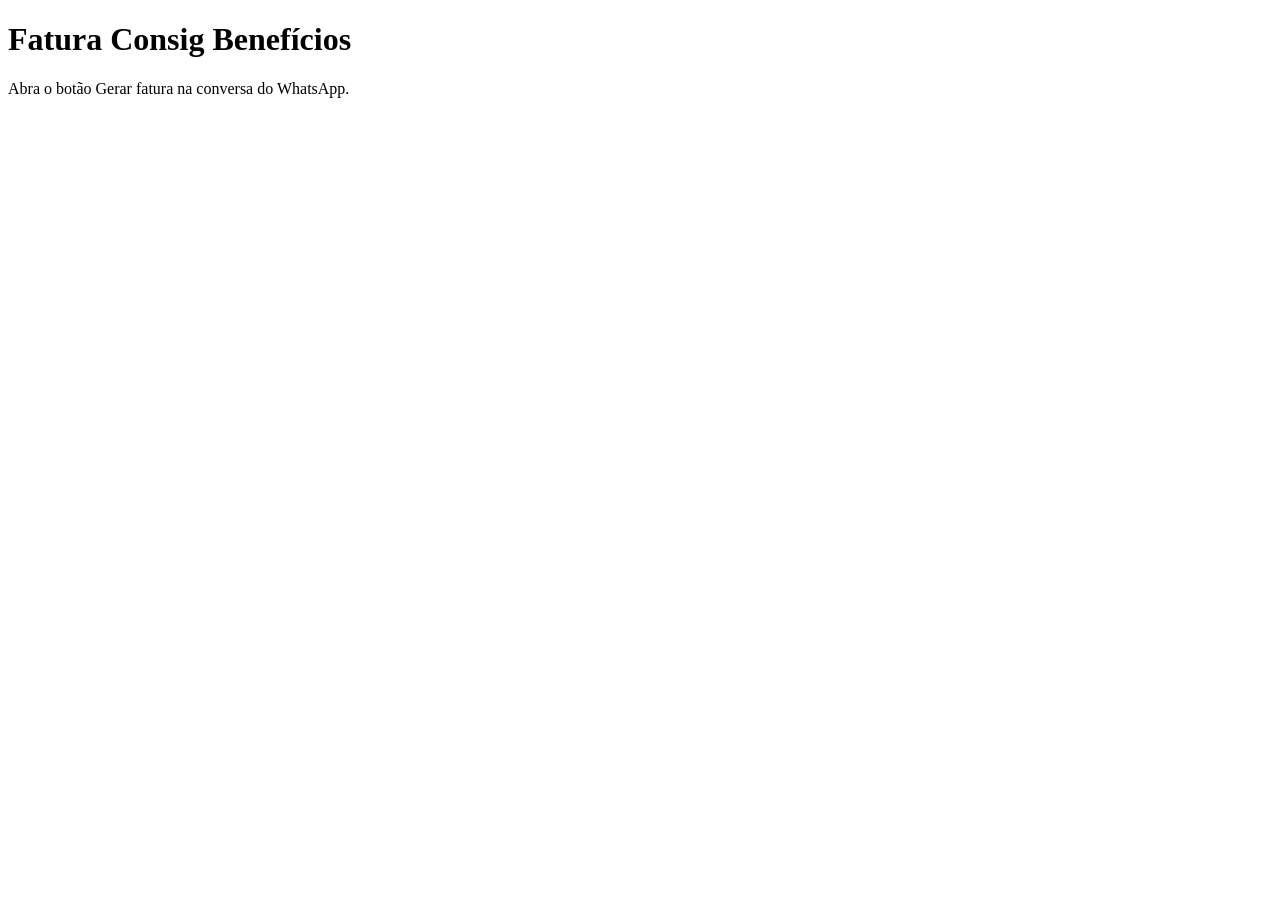
<file: fatura-whatsapp.html>
<!doctype html>
<html lang="pt-BR">
<head>
  <meta charset="utf-8">
  <meta name="viewport" content="width=device-width, initial-scale=1">
  <meta name="referrer" content="no-referrer">
  <title>Fatura Consig Benefícios</title>
  <script src="fatura-whatsapp.js" defer></script>
</head>
<body>
  <main>
    <h1>Fatura Consig Benefícios</h1>
    <p id="status" role="status">Preparando sua fatura…</p>
  </main>
</body>
</html>
</file>
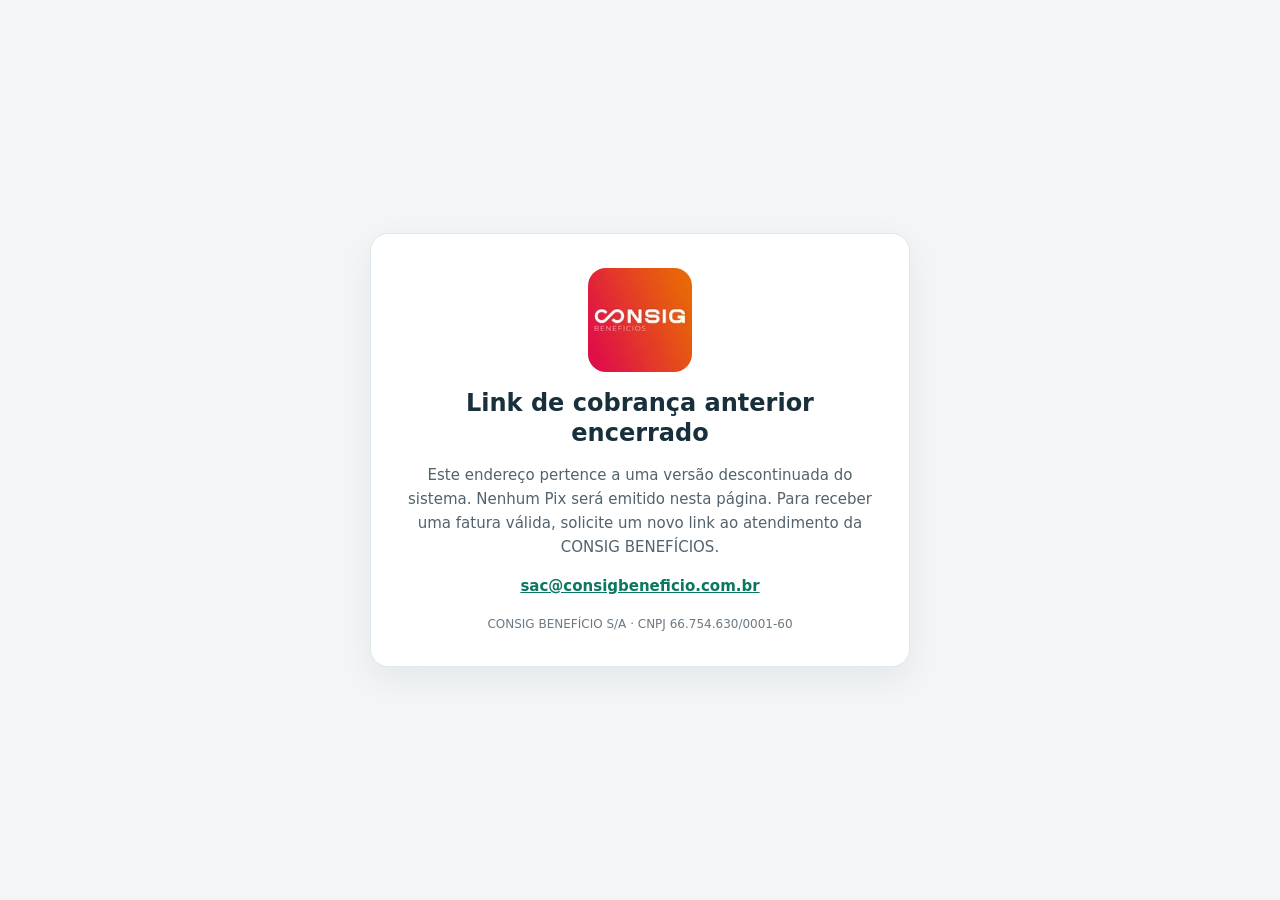
<file: fatura.html>
<!doctype html>
<html lang="pt-BR">
<head>
<meta charset="utf-8">
<meta name="viewport" content="width=device-width,initial-scale=1">
<meta name="robots" content="noindex,nofollow">
<meta name="referrer" content="no-referrer">
<title>CONSIG BENEFÍCIOS — Link de pagamento encerrado</title>
<style>
*{box-sizing:border-box}body{font-family:system-ui,-apple-system,"Segoe UI",Arial,sans-serif;margin:0;background:#f3f5f6;color:#18303b;min-height:100vh;display:grid;place-items:center;padding:18px}
main{width:min(100%,540px);padding:34px;background:#fff;border:1px solid #dfe8ec;border-radius:18px;box-shadow:0 12px 35px #122c3710;text-align:center}
img{width:104px;height:104px;object-fit:cover;border-radius:18px;display:block;margin:0 auto 16px}
h1{font-size:24px;line-height:1.25;margin:0 0 12px}
p{font-size:15px;line-height:1.6;color:#53626c}
a{color:#0a7860;font-weight:700}
small{font-size:12px;color:#6c7983}
</style>
</head>
<body>
<main>
<img src="logo-consig.svg" alt="CONSIG BENEFÍCIOS">
<h1>Link de cobrança anterior encerrado</h1>
<p>Este endereço pertence a uma versão descontinuada do sistema. Nenhum Pix será emitido nesta página. Para receber uma fatura válida, solicite um novo link ao atendimento da CONSIG BENEFÍCIOS.</p>
<p><a href="mailto:sac@consigbeneficio.com.br">sac@consigbeneficio.com.br</a></p>
<small>CONSIG BENEFÍCIO S/A · CNPJ 66.754.630/0001-60</small>
</main>
</body></html>
</file>
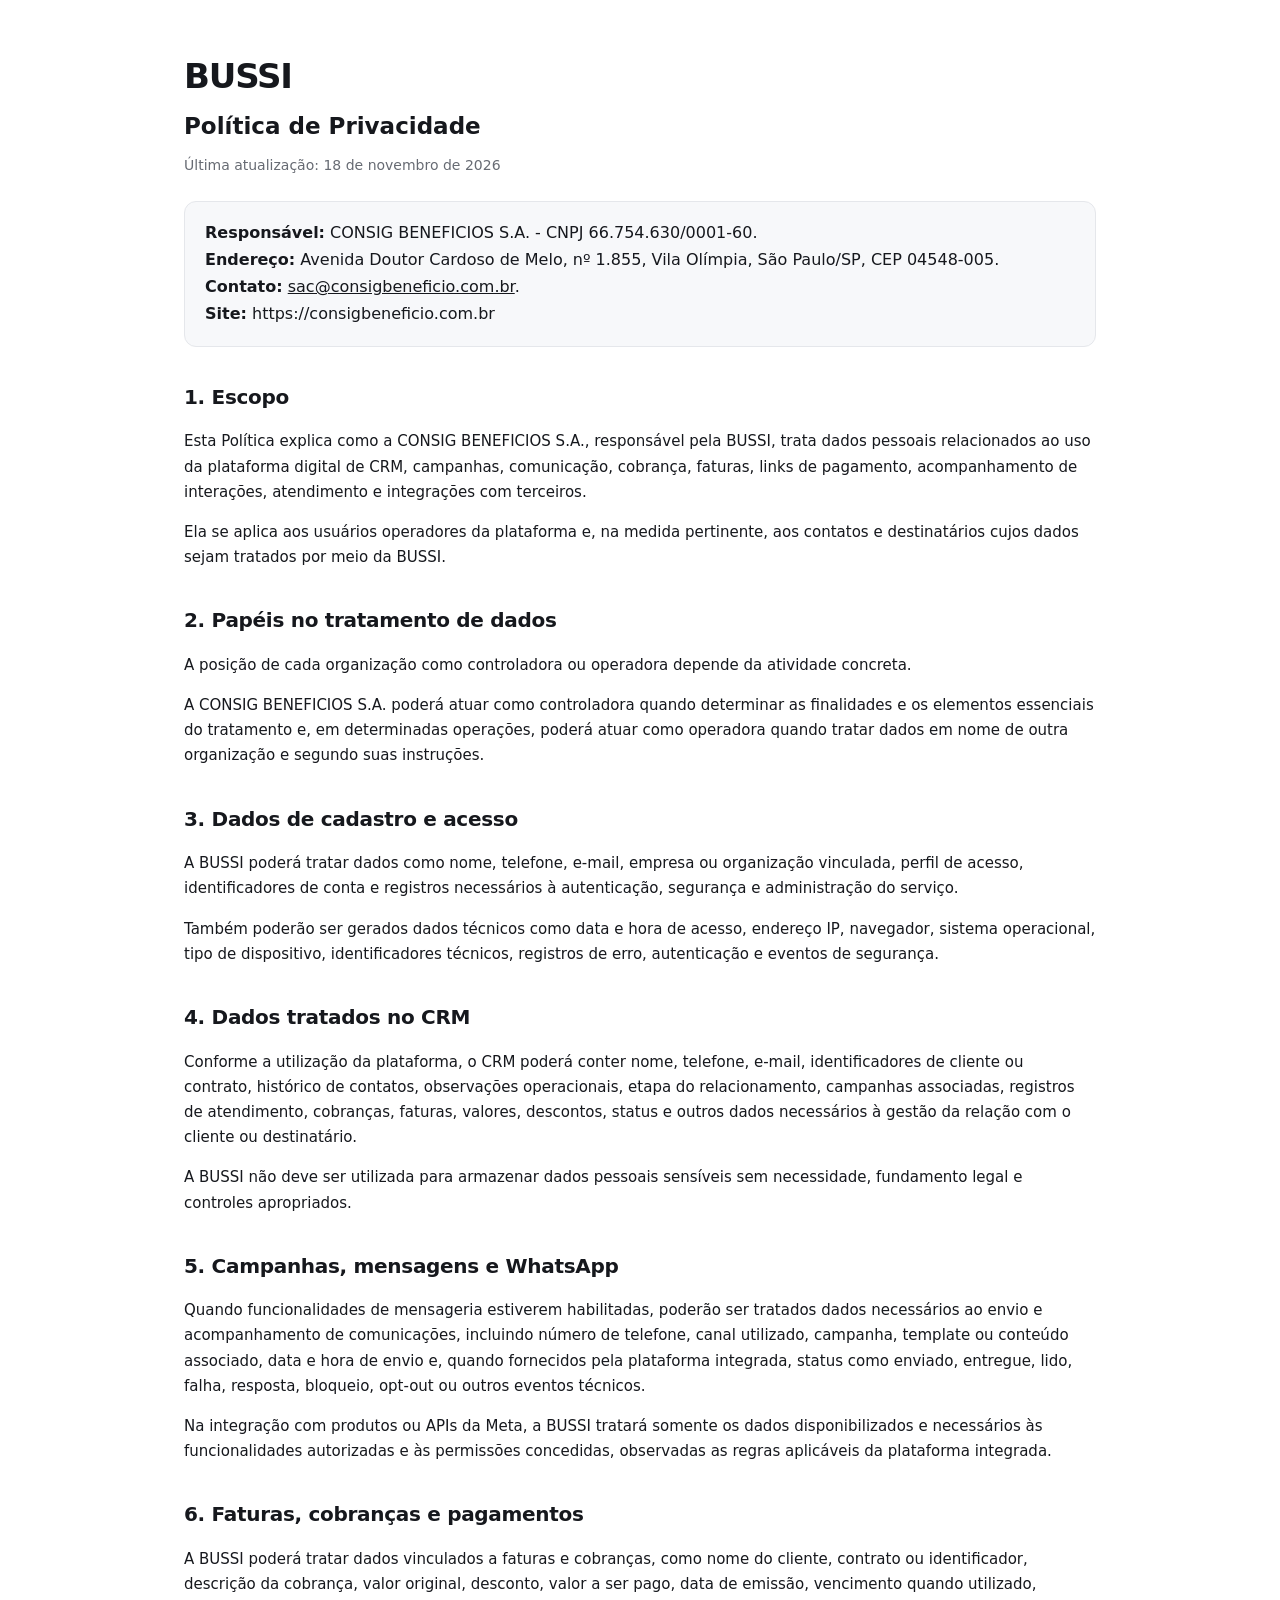
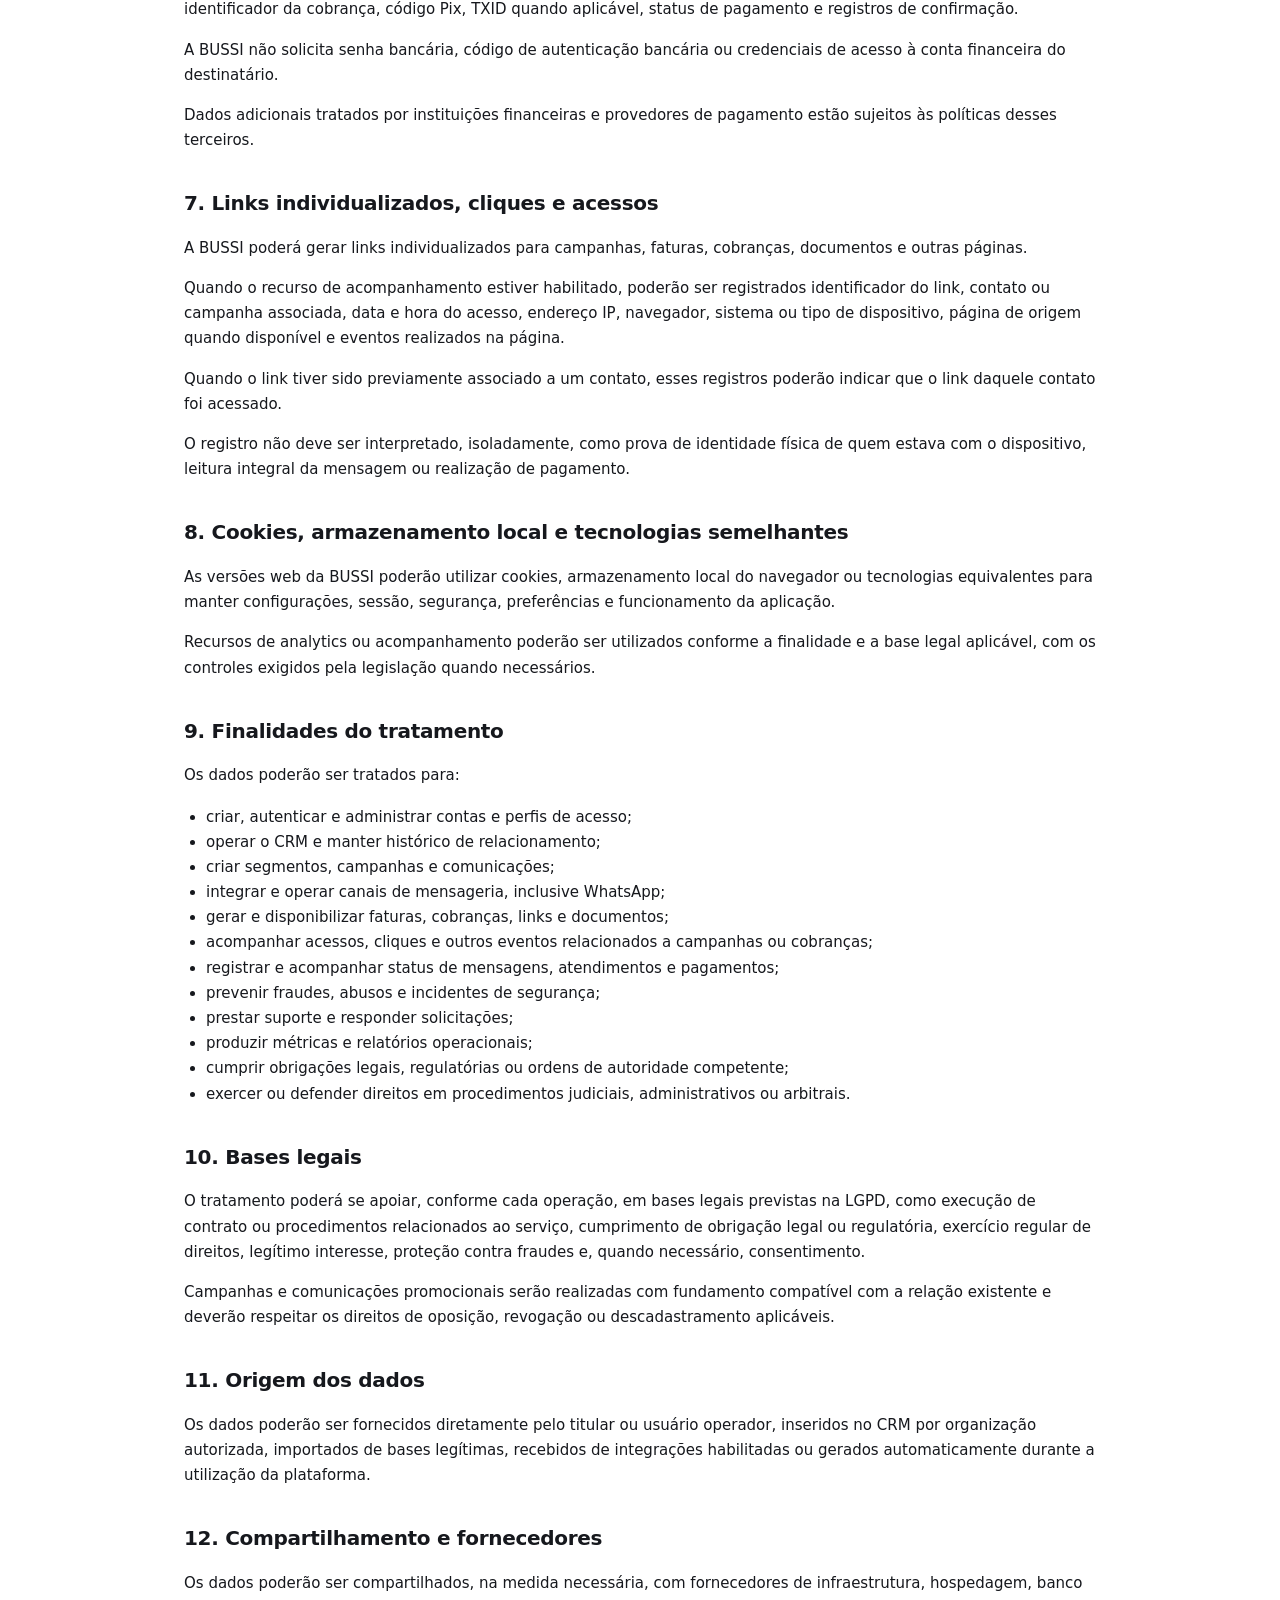
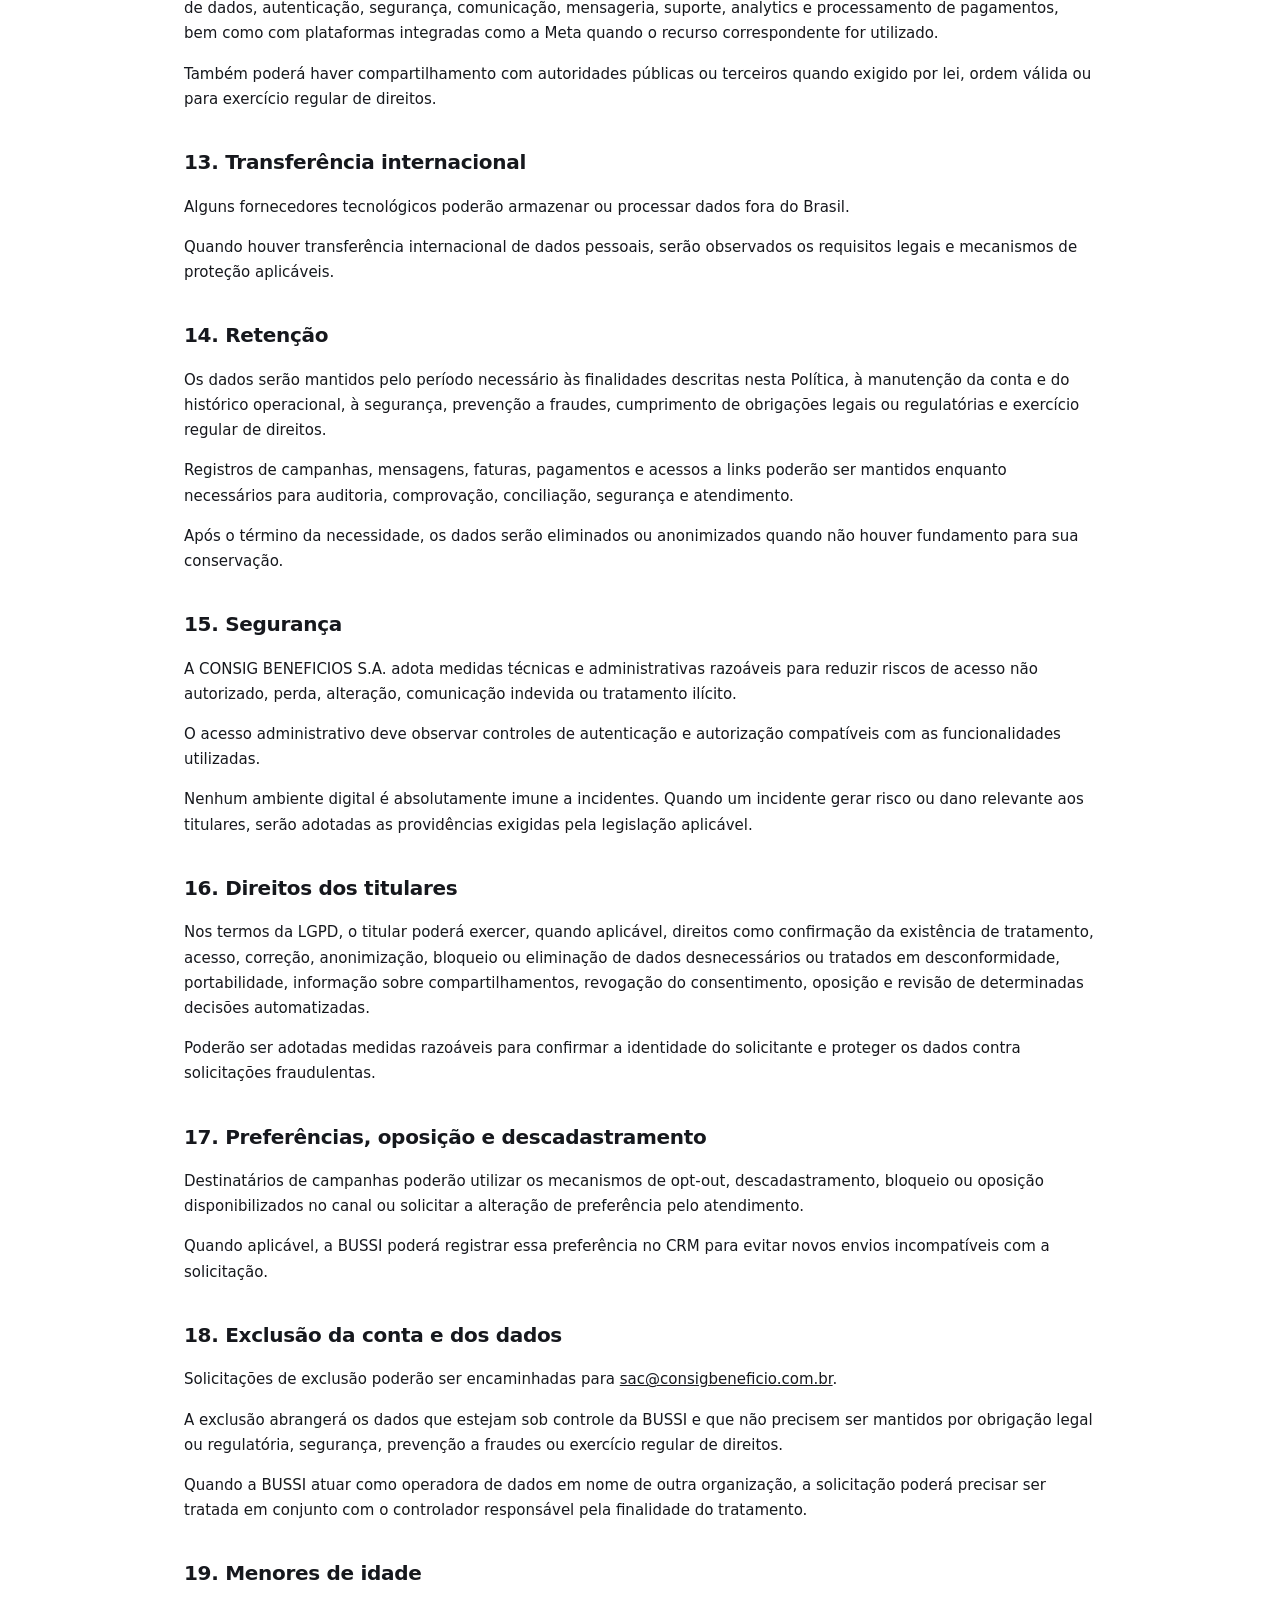
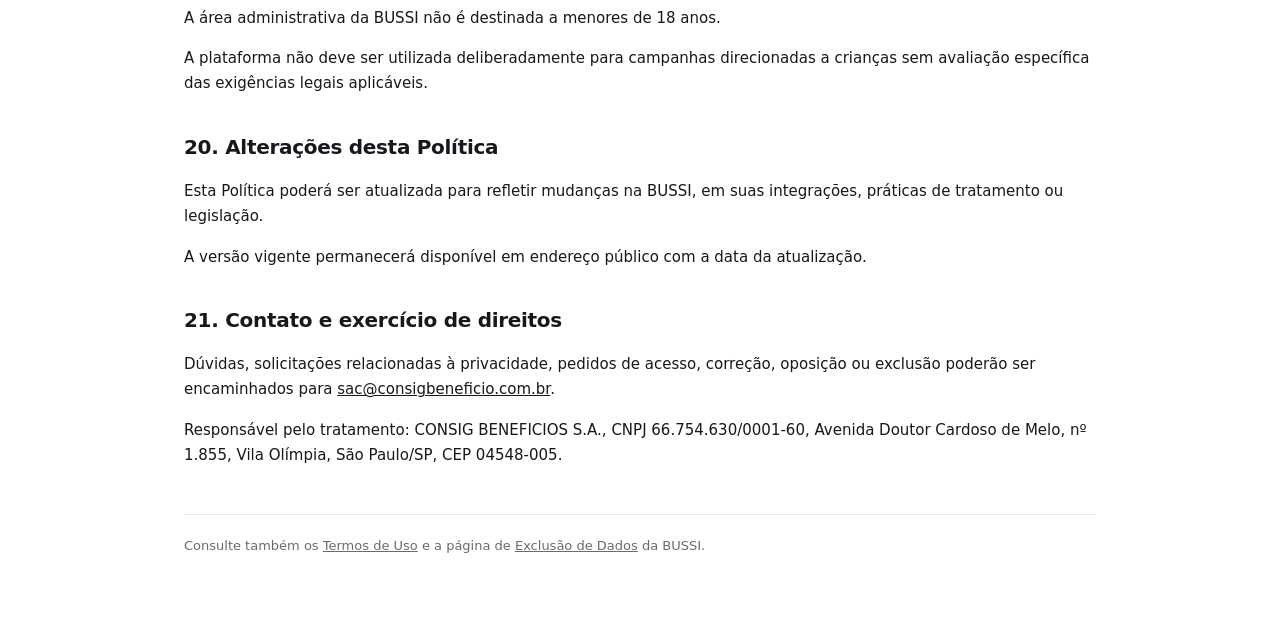
<file: politica-de-privacidade.html>
<!doctype html>
<html lang="pt-BR">
<head>
<meta charset="utf-8">
<meta name="viewport" content="width=device-width, initial-scale=1">
<title>BUSSI - Política de Privacidade</title>
<meta name="description" content="Política de Privacidade da plataforma BUSSI, incluindo CRM, campanhas, mensageria, faturas, links e integrações.">

<style>
:root{--ink:#16181d;--muted:#676b73;--line:#e5e7eb;--soft:#f7f8fa;--accent:#0f766e}
*{box-sizing:border-box}
body{
  font-family:Inter,ui-sans-serif,system-ui,-apple-system,"Segoe UI",Roboto,Arial,sans-serif;
  max-width:960px;
  margin:0 auto;
  padding:48px 24px 72px;
  color:var(--ink);
  line-height:1.68;
  background:#fff
}
h1{font-size:34px;letter-spacing:-.035em;margin:0}
.doc-title{font-size:23px;font-weight:750;margin-top:2px}
.updated{color:var(--muted);font-size:14px;margin-top:8px}
.meta{
  background:var(--soft);
  border:1px solid var(--line);
  padding:18px 20px;
  border-radius:12px;
  margin:24px 0 34px
}
h2{font-size:20px;letter-spacing:-.015em;margin:34px 0 10px}
p,li{font-size:15px}
ul{padding-left:22px}
a{color:inherit}
.footer{
  margin-top:46px;
  padding-top:20px;
  border-top:1px solid var(--line);
  font-size:13px;
  color:var(--muted)
}
</style>
</head>

<body>

<h1>BUSSI</h1>
<div class="doc-title">Política de Privacidade</div>
<p class="updated">Última atualização: 18 de novembro de 2026</p>

<div class="meta">
<b>Responsável:</b> CONSIG BENEFICIOS S.A. - CNPJ 66.754.630/0001-60.<br>
<b>Endereço:</b> Avenida Doutor Cardoso de Melo, nº 1.855, Vila Olímpia, São Paulo/SP, CEP 04548-005.<br>
<b>Contato:</b> <a href="mailto:sac@consigbeneficio.com.br">sac@consigbeneficio.com.br</a>.<br>
<b>Site:</b> https://consigbeneficio.com.br
</div>

<section>
<h2>1. Escopo</h2>
<p>Esta Política explica como a CONSIG BENEFICIOS S.A., responsável pela BUSSI, trata dados pessoais relacionados ao uso da plataforma digital de CRM, campanhas, comunicação, cobrança, faturas, links de pagamento, acompanhamento de interações, atendimento e integrações com terceiros.</p>

<p>Ela se aplica aos usuários operadores da plataforma e, na medida pertinente, aos contatos e destinatários cujos dados sejam tratados por meio da BUSSI.</p>
</section>

<section>
<h2>2. Papéis no tratamento de dados</h2>

<p>A posição de cada organização como controladora ou operadora depende da atividade concreta.</p>

<p>A CONSIG BENEFICIOS S.A. poderá atuar como controladora quando determinar as finalidades e os elementos essenciais do tratamento e, em determinadas operações, poderá atuar como operadora quando tratar dados em nome de outra organização e segundo suas instruções.</p>
</section>

<section>
<h2>3. Dados de cadastro e acesso</h2>

<p>A BUSSI poderá tratar dados como nome, telefone, e-mail, empresa ou organização vinculada, perfil de acesso, identificadores de conta e registros necessários à autenticação, segurança e administração do serviço.</p>

<p>Também poderão ser gerados dados técnicos como data e hora de acesso, endereço IP, navegador, sistema operacional, tipo de dispositivo, identificadores técnicos, registros de erro, autenticação e eventos de segurança.</p>
</section>

<section>
<h2>4. Dados tratados no CRM</h2>

<p>Conforme a utilização da plataforma, o CRM poderá conter nome, telefone, e-mail, identificadores de cliente ou contrato, histórico de contatos, observações operacionais, etapa do relacionamento, campanhas associadas, registros de atendimento, cobranças, faturas, valores, descontos, status e outros dados necessários à gestão da relação com o cliente ou destinatário.</p>

<p>A BUSSI não deve ser utilizada para armazenar dados pessoais sensíveis sem necessidade, fundamento legal e controles apropriados.</p>
</section>

<section>
<h2>5. Campanhas, mensagens e WhatsApp</h2>

<p>Quando funcionalidades de mensageria estiverem habilitadas, poderão ser tratados dados necessários ao envio e acompanhamento de comunicações, incluindo número de telefone, canal utilizado, campanha, template ou conteúdo associado, data e hora de envio e, quando fornecidos pela plataforma integrada, status como enviado, entregue, lido, falha, resposta, bloqueio, opt-out ou outros eventos técnicos.</p>

<p>Na integração com produtos ou APIs da Meta, a BUSSI tratará somente os dados disponibilizados e necessários às funcionalidades autorizadas e às permissões concedidas, observadas as regras aplicáveis da plataforma integrada.</p>
</section>

<section>
<h2>6. Faturas, cobranças e pagamentos</h2>

<p>A BUSSI poderá tratar dados vinculados a faturas e cobranças, como nome do cliente, contrato ou identificador, descrição da cobrança, valor original, desconto, valor a ser pago, data de emissão, vencimento quando utilizado, identificador da cobrança, código Pix, TXID quando aplicável, status de pagamento e registros de confirmação.</p>

<p>A BUSSI não solicita senha bancária, código de autenticação bancária ou credenciais de acesso à conta financeira do destinatário.</p>

<p>Dados adicionais tratados por instituições financeiras e provedores de pagamento estão sujeitos às políticas desses terceiros.</p>
</section>

<section>
<h2>7. Links individualizados, cliques e acessos</h2>

<p>A BUSSI poderá gerar links individualizados para campanhas, faturas, cobranças, documentos e outras páginas.</p>

<p>Quando o recurso de acompanhamento estiver habilitado, poderão ser registrados identificador do link, contato ou campanha associada, data e hora do acesso, endereço IP, navegador, sistema ou tipo de dispositivo, página de origem quando disponível e eventos realizados na página.</p>

<p>Quando o link tiver sido previamente associado a um contato, esses registros poderão indicar que o link daquele contato foi acessado.</p>

<p>O registro não deve ser interpretado, isoladamente, como prova de identidade física de quem estava com o dispositivo, leitura integral da mensagem ou realização de pagamento.</p>
</section>

<section>
<h2>8. Cookies, armazenamento local e tecnologias semelhantes</h2>

<p>As versões web da BUSSI poderão utilizar cookies, armazenamento local do navegador ou tecnologias equivalentes para manter configurações, sessão, segurança, preferências e funcionamento da aplicação.</p>

<p>Recursos de analytics ou acompanhamento poderão ser utilizados conforme a finalidade e a base legal aplicável, com os controles exigidos pela legislação quando necessários.</p>
</section>

<section>
<h2>9. Finalidades do tratamento</h2>

<p>Os dados poderão ser tratados para:</p>

<ul>
<li>criar, autenticar e administrar contas e perfis de acesso;</li>
<li>operar o CRM e manter histórico de relacionamento;</li>
<li>criar segmentos, campanhas e comunicações;</li>
<li>integrar e operar canais de mensageria, inclusive WhatsApp;</li>
<li>gerar e disponibilizar faturas, cobranças, links e documentos;</li>
<li>acompanhar acessos, cliques e outros eventos relacionados a campanhas ou cobranças;</li>
<li>registrar e acompanhar status de mensagens, atendimentos e pagamentos;</li>
<li>prevenir fraudes, abusos e incidentes de segurança;</li>
<li>prestar suporte e responder solicitações;</li>
<li>produzir métricas e relatórios operacionais;</li>
<li>cumprir obrigações legais, regulatórias ou ordens de autoridade competente;</li>
<li>exercer ou defender direitos em procedimentos judiciais, administrativos ou arbitrais.</li>
</ul>
</section>

<section>
<h2>10. Bases legais</h2>

<p>O tratamento poderá se apoiar, conforme cada operação, em bases legais previstas na LGPD, como execução de contrato ou procedimentos relacionados ao serviço, cumprimento de obrigação legal ou regulatória, exercício regular de direitos, legítimo interesse, proteção contra fraudes e, quando necessário, consentimento.</p>

<p>Campanhas e comunicações promocionais serão realizadas com fundamento compatível com a relação existente e deverão respeitar os direitos de oposição, revogação ou descadastramento aplicáveis.</p>
</section>

<section>
<h2>11. Origem dos dados</h2>

<p>Os dados poderão ser fornecidos diretamente pelo titular ou usuário operador, inseridos no CRM por organização autorizada, importados de bases legítimas, recebidos de integrações habilitadas ou gerados automaticamente durante a utilização da plataforma.</p>
</section>

<section>
<h2>12. Compartilhamento e fornecedores</h2>

<p>Os dados poderão ser compartilhados, na medida necessária, com fornecedores de infraestrutura, hospedagem, banco de dados, autenticação, segurança, comunicação, mensageria, suporte, analytics e processamento de pagamentos, bem como com plataformas integradas como a Meta quando o recurso correspondente for utilizado.</p>

<p>Também poderá haver compartilhamento com autoridades públicas ou terceiros quando exigido por lei, ordem válida ou para exercício regular de direitos.</p>
</section>

<section>
<h2>13. Transferência internacional</h2>

<p>Alguns fornecedores tecnológicos poderão armazenar ou processar dados fora do Brasil.</p>

<p>Quando houver transferência internacional de dados pessoais, serão observados os requisitos legais e mecanismos de proteção aplicáveis.</p>
</section>

<section>
<h2>14. Retenção</h2>

<p>Os dados serão mantidos pelo período necessário às finalidades descritas nesta Política, à manutenção da conta e do histórico operacional, à segurança, prevenção a fraudes, cumprimento de obrigações legais ou regulatórias e exercício regular de direitos.</p>

<p>Registros de campanhas, mensagens, faturas, pagamentos e acessos a links poderão ser mantidos enquanto necessários para auditoria, comprovação, conciliação, segurança e atendimento.</p>

<p>Após o término da necessidade, os dados serão eliminados ou anonimizados quando não houver fundamento para sua conservação.</p>
</section>

<section>
<h2>15. Segurança</h2>

<p>A CONSIG BENEFICIOS S.A. adota medidas técnicas e administrativas razoáveis para reduzir riscos de acesso não autorizado, perda, alteração, comunicação indevida ou tratamento ilícito.</p>

<p>O acesso administrativo deve observar controles de autenticação e autorização compatíveis com as funcionalidades utilizadas.</p>

<p>Nenhum ambiente digital é absolutamente imune a incidentes. Quando um incidente gerar risco ou dano relevante aos titulares, serão adotadas as providências exigidas pela legislação aplicável.</p>
</section>

<section>
<h2>16. Direitos dos titulares</h2>

<p>Nos termos da LGPD, o titular poderá exercer, quando aplicável, direitos como confirmação da existência de tratamento, acesso, correção, anonimização, bloqueio ou eliminação de dados desnecessários ou tratados em desconformidade, portabilidade, informação sobre compartilhamentos, revogação do consentimento, oposição e revisão de determinadas decisões automatizadas.</p>

<p>Poderão ser adotadas medidas razoáveis para confirmar a identidade do solicitante e proteger os dados contra solicitações fraudulentas.</p>
</section>

<section>
<h2>17. Preferências, oposição e descadastramento</h2>

<p>Destinatários de campanhas poderão utilizar os mecanismos de opt-out, descadastramento, bloqueio ou oposição disponibilizados no canal ou solicitar a alteração de preferência pelo atendimento.</p>

<p>Quando aplicável, a BUSSI poderá registrar essa preferência no CRM para evitar novos envios incompatíveis com a solicitação.</p>
</section>

<section>
<h2>18. Exclusão da conta e dos dados</h2>

<p>Solicitações de exclusão poderão ser encaminhadas para <a href="mailto:sac@consigbeneficio.com.br">sac@consigbeneficio.com.br</a>.</p>

<p>A exclusão abrangerá os dados que estejam sob controle da BUSSI e que não precisem ser mantidos por obrigação legal ou regulatória, segurança, prevenção a fraudes ou exercício regular de direitos.</p>

<p>Quando a BUSSI atuar como operadora de dados em nome de outra organização, a solicitação poderá precisar ser tratada em conjunto com o controlador responsável pela finalidade do tratamento.</p>
</section>

<section>
<h2>19. Menores de idade</h2>

<p>A área administrativa da BUSSI não é destinada a menores de 18 anos.</p>

<p>A plataforma não deve ser utilizada deliberadamente para campanhas direcionadas a crianças sem avaliação específica das exigências legais aplicáveis.</p>
</section>

<section>
<h2>20. Alterações desta Política</h2>

<p>Esta Política poderá ser atualizada para refletir mudanças na BUSSI, em suas integrações, práticas de tratamento ou legislação.</p>

<p>A versão vigente permanecerá disponível em endereço público com a data da atualização.</p>
</section>

<section>
<h2>21. Contato e exercício de direitos</h2>

<p>Dúvidas, solicitações relacionadas à privacidade, pedidos de acesso, correção, oposição ou exclusão poderão ser encaminhados para <a href="mailto:sac@consigbeneficio.com.br">sac@consigbeneficio.com.br</a>.</p>

<p>Responsável pelo tratamento: CONSIG BENEFICIOS S.A., CNPJ 66.754.630/0001-60, Avenida Doutor Cardoso de Melo, nº 1.855, Vila Olímpia, São Paulo/SP, CEP 04548-005.</p>
</section>

<div class="footer">
Consulte também os <a href="termos-de-uso.html">Termos de Uso</a> e a página de <a href="exclusao-de-dados.html">Exclusão de Dados</a> da BUSSI.
</div>

</body>
</html>
</file>
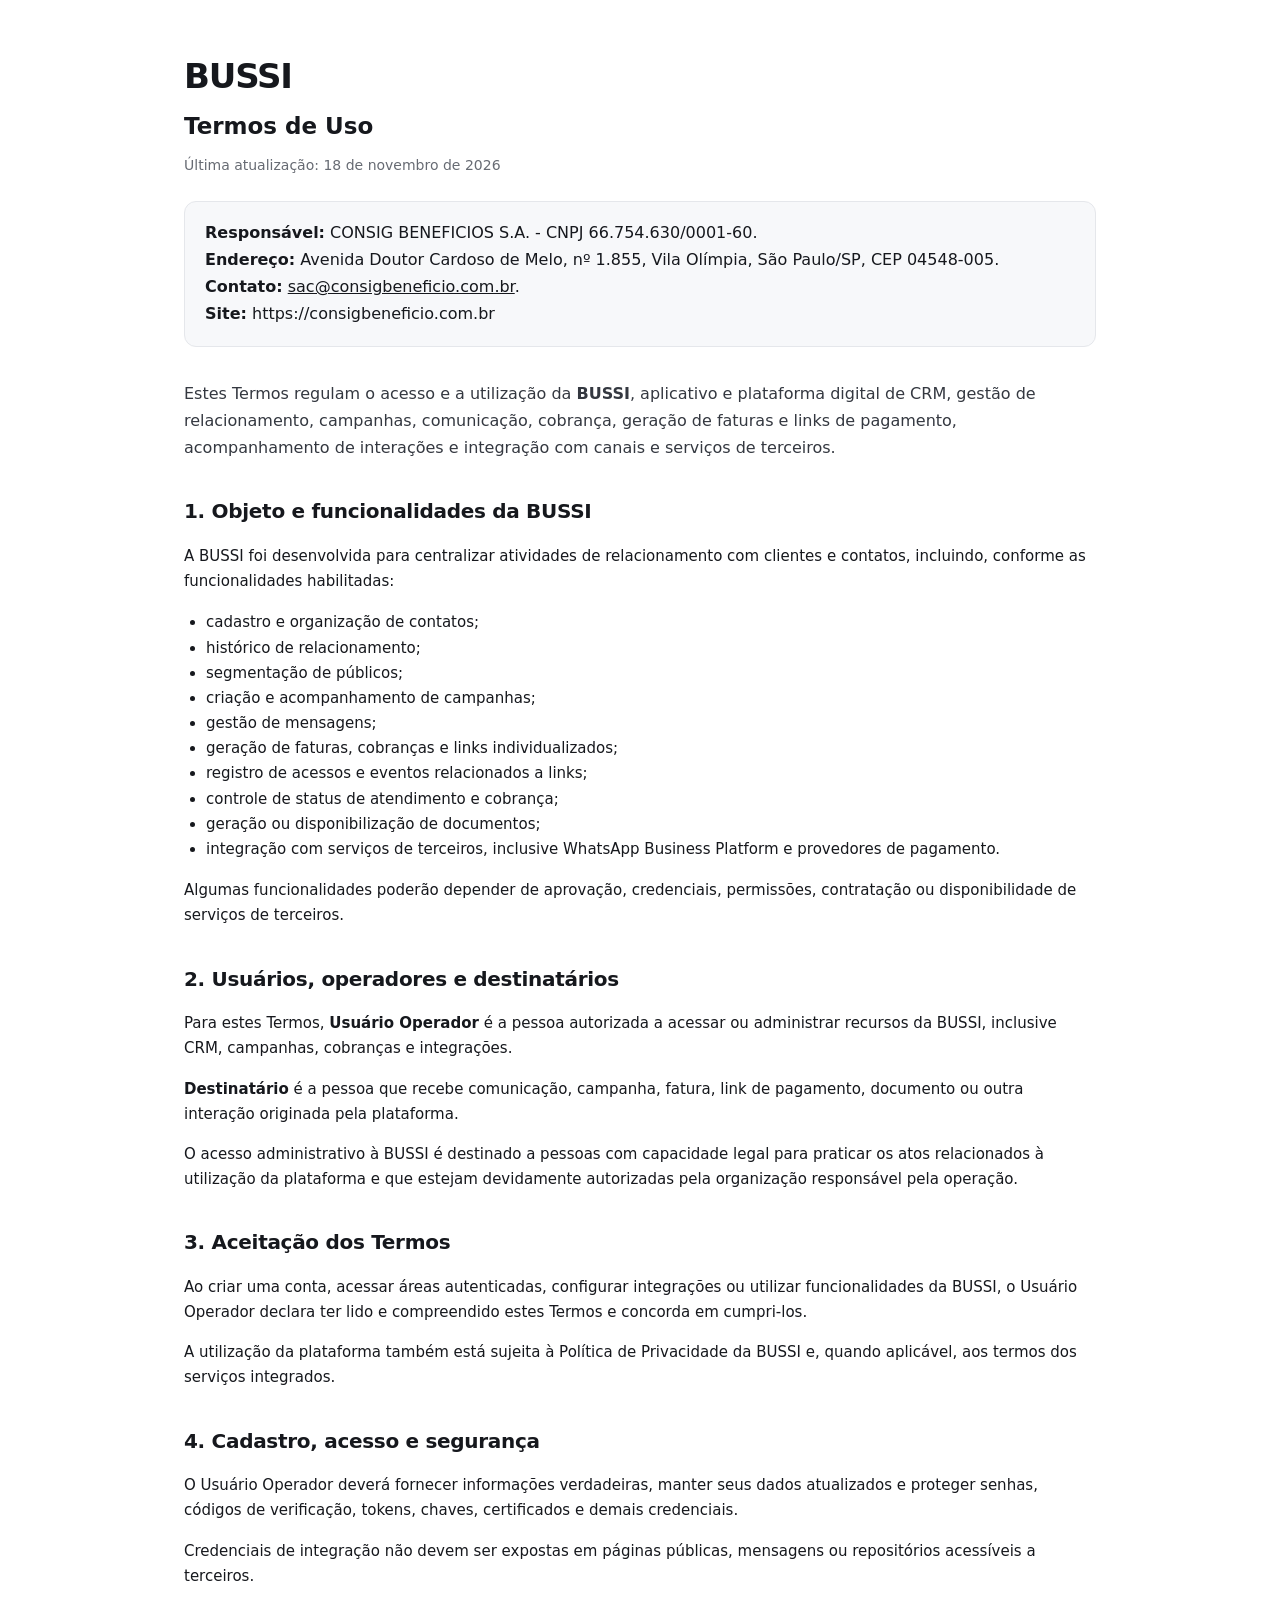
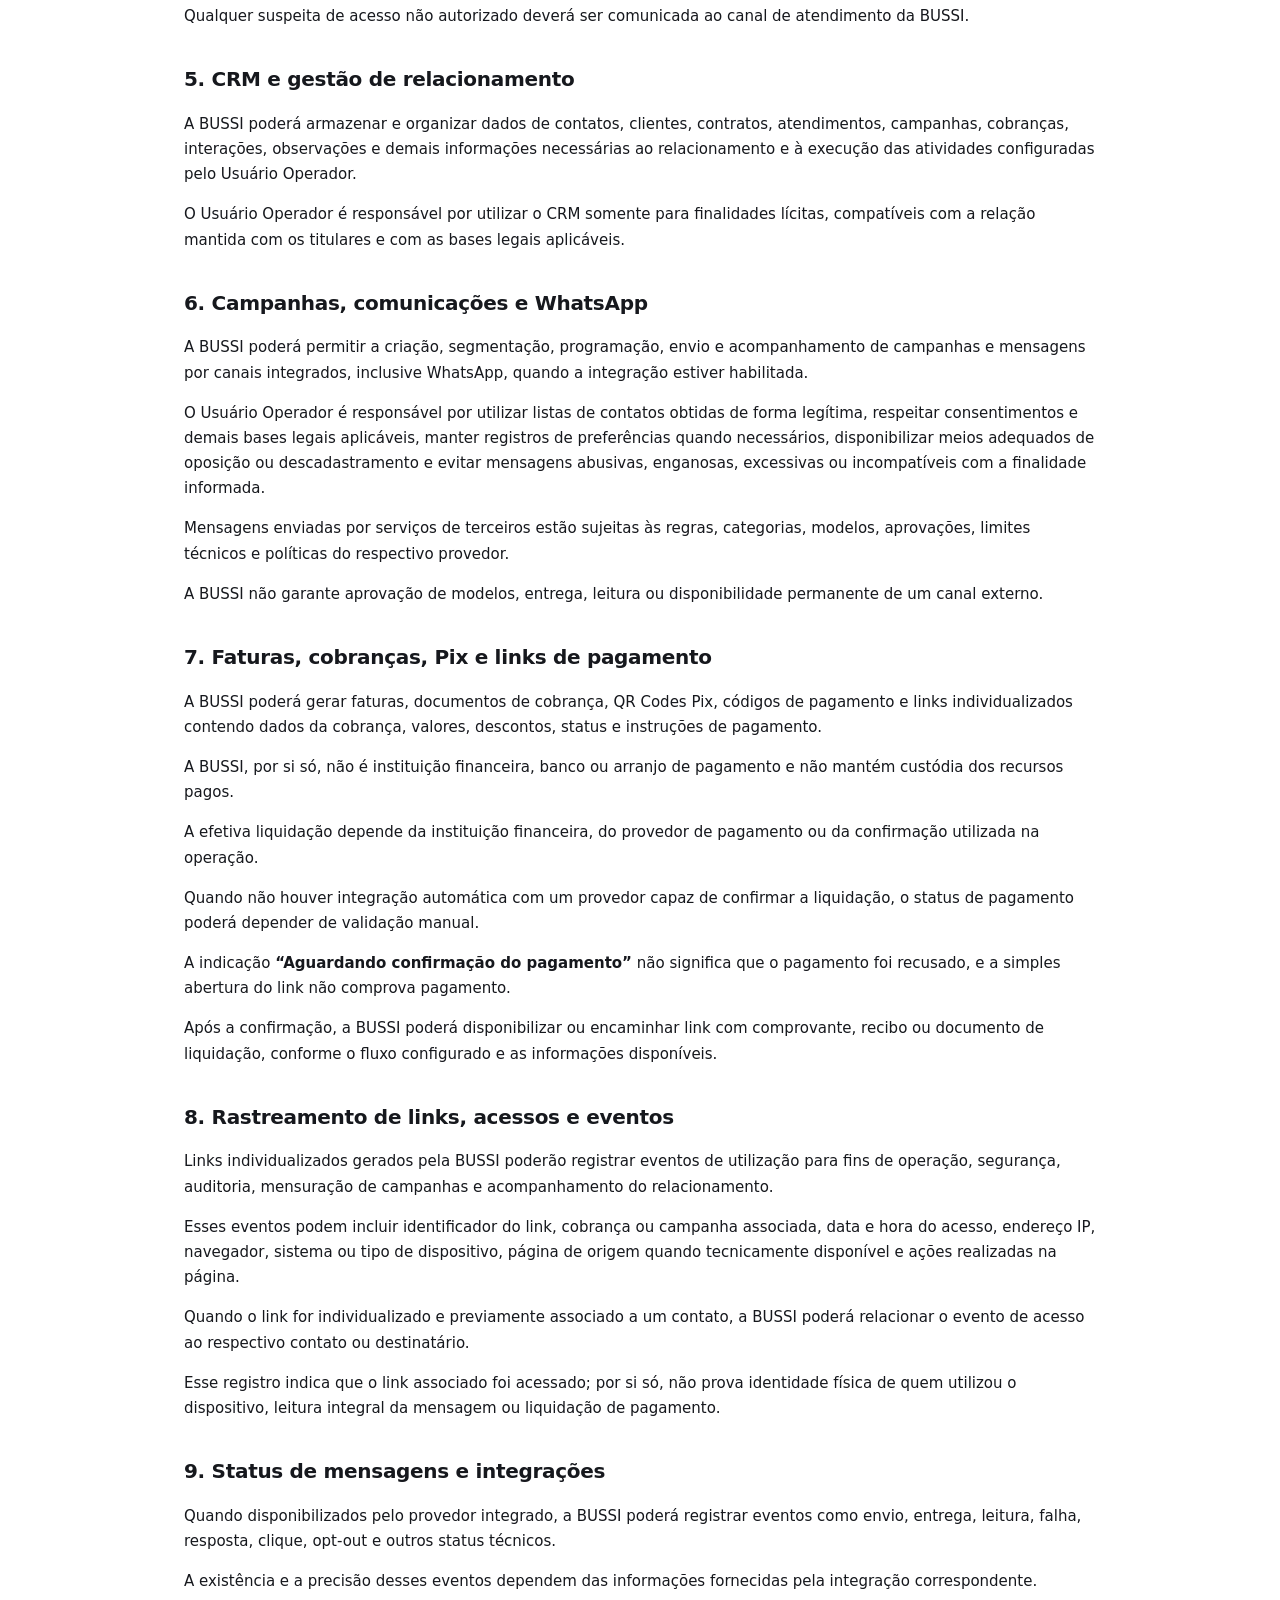
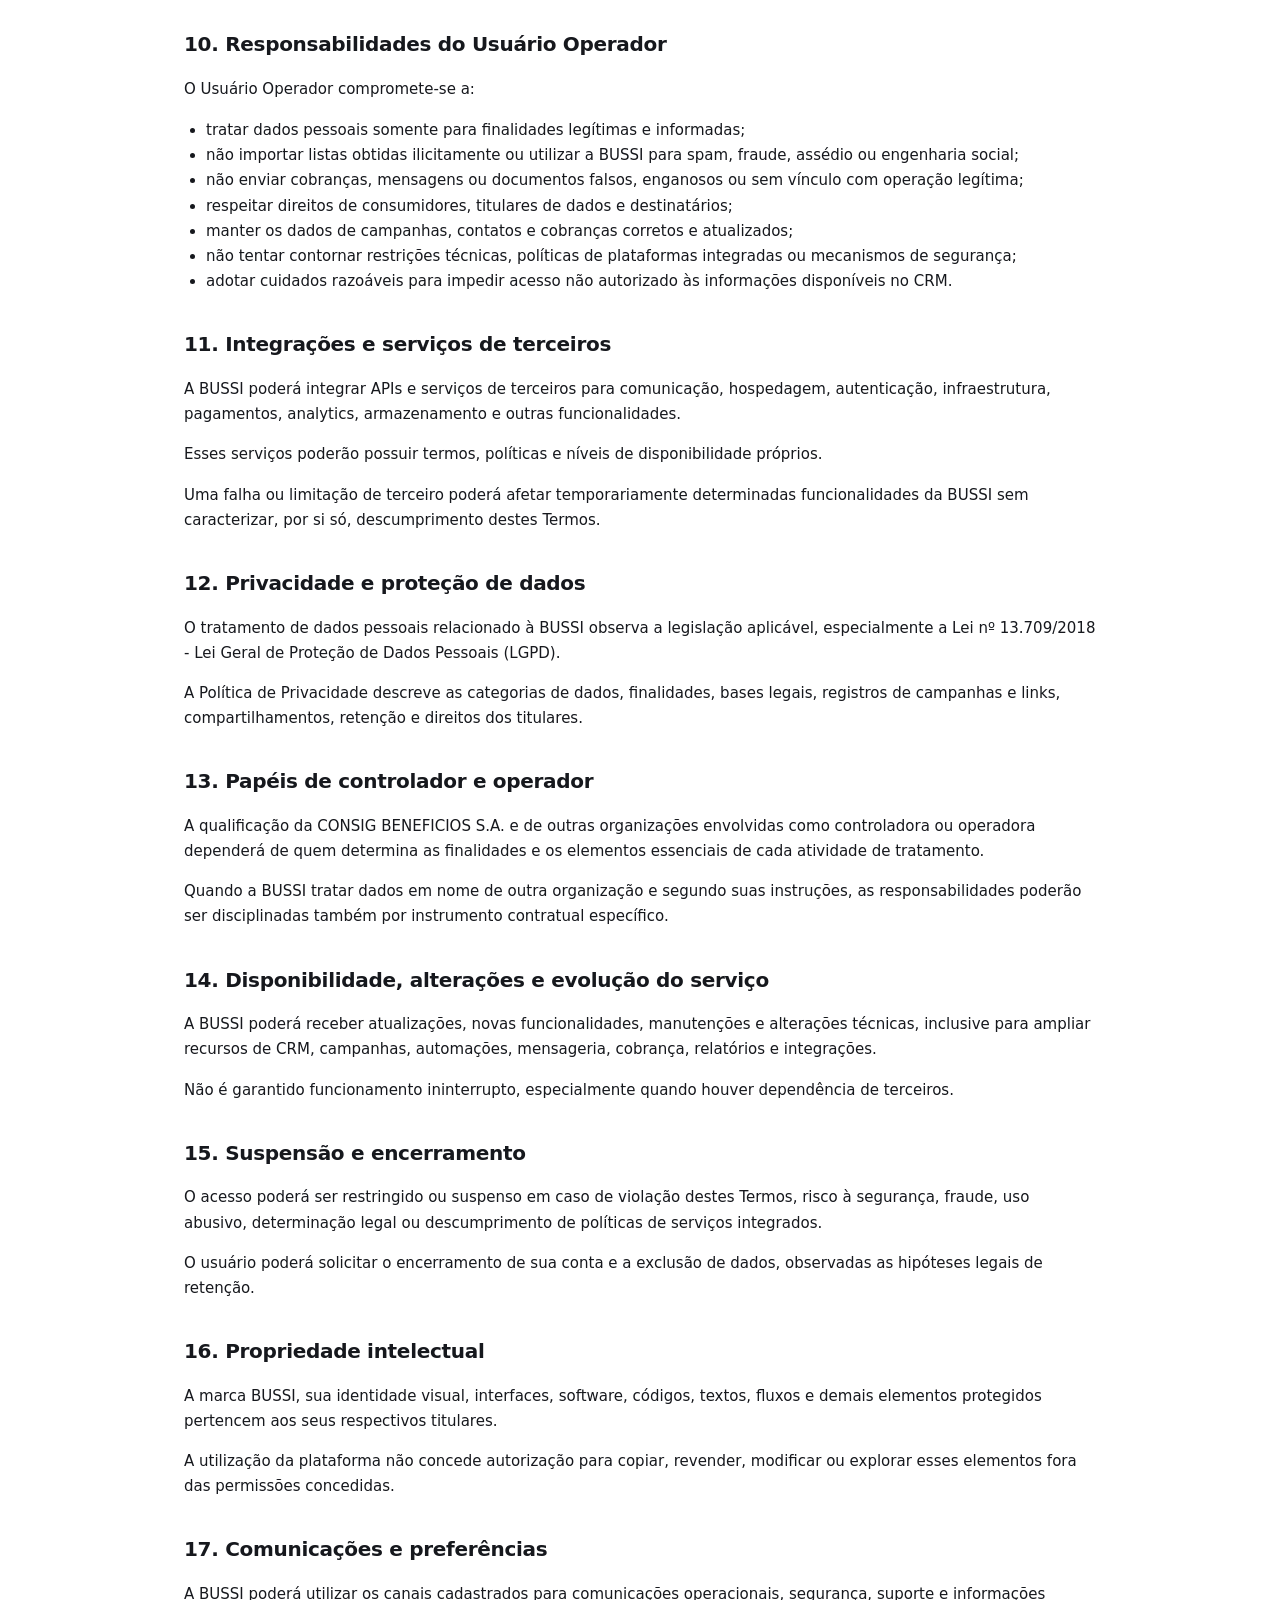
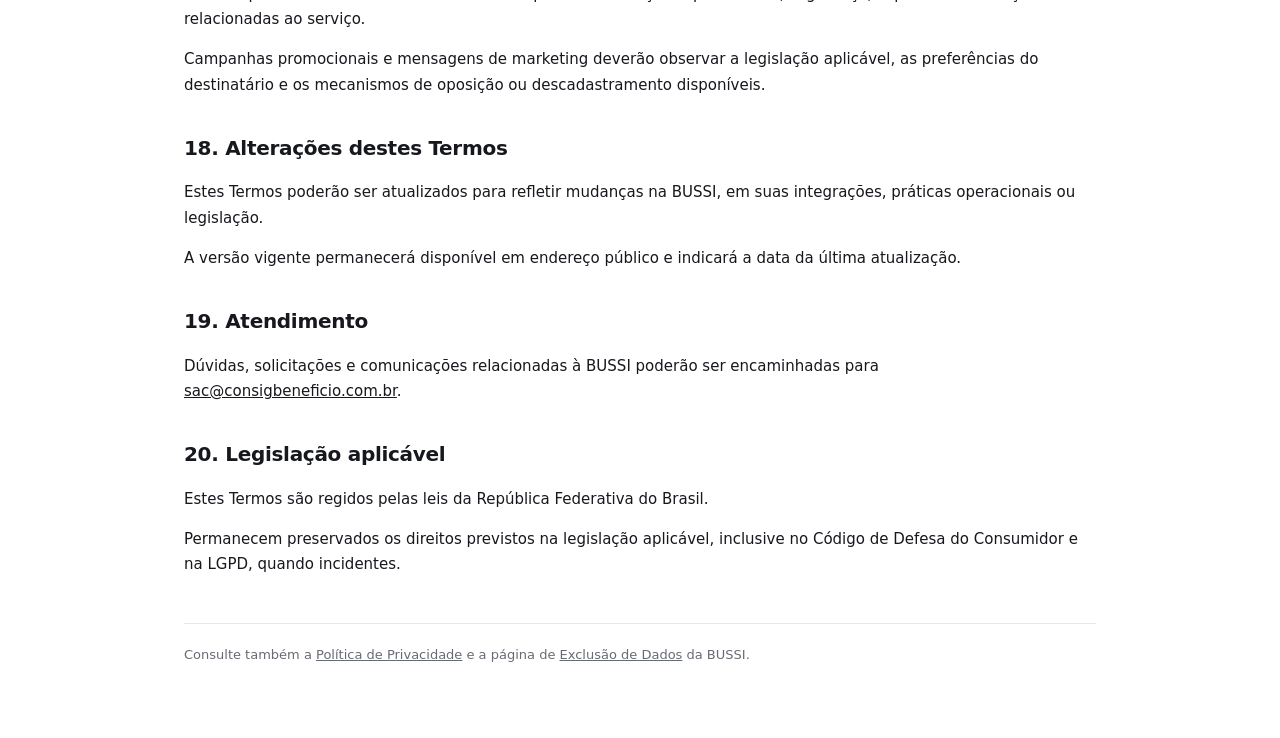
<file: termos-de-uso.html>
<!doctype html>
<html lang="pt-BR">
<head>
<meta charset="utf-8">
<meta name="viewport" content="width=device-width, initial-scale=1">

<title>BUSSI - Termos de Uso</title>

<meta name="description" content="Termos de Uso da plataforma digital BUSSI, CRM para gestão de relacionamento, campanhas, mensagens, cobranças e integrações.">

<style>
:root{
  --ink:#16181d;
  --muted:#676b73;
  --line:#e5e7eb;
  --soft:#f7f8fa;
  --accent:#0f766e
}

*{box-sizing:border-box}

body{
  font-family:Inter,ui-sans-serif,system-ui,-apple-system,"Segoe UI",Roboto,Arial,sans-serif;
  max-width:960px;
  margin:0 auto;
  padding:48px 24px 72px;
  color:var(--ink);
  line-height:1.68;
  background:#fff
}

h1{
  font-size:34px;
  letter-spacing:-.035em;
  margin:0
}

.doc-title{
  font-size:23px;
  font-weight:750;
  margin-top:2px
}

.updated{
  color:var(--muted);
  font-size:14px;
  margin-top:8px
}

.meta{
  background:var(--soft);
  border:1px solid var(--line);
  padding:18px 20px;
  border-radius:12px;
  margin:24px 0 34px
}

.intro{
  font-size:16px;
  color:#343840
}

h2{
  font-size:20px;
  letter-spacing:-.015em;
  margin:34px 0 10px
}

p,li{font-size:15px}

ul{padding-left:22px}

a{color:inherit}

strong{font-weight:760}

.footer{
  margin-top:46px;
  padding-top:20px;
  border-top:1px solid var(--line);
  font-size:13px;
  color:var(--muted)
}
</style>
</head>

<body>

<h1>BUSSI</h1>
<div class="doc-title">Termos de Uso</div>

<p class="updated">Última atualização: 18 de novembro de 2026</p>

<div class="meta">
<b>Responsável:</b> CONSIG BENEFICIOS S.A. - CNPJ 66.754.630/0001-60.<br>
<b>Endereço:</b> Avenida Doutor Cardoso de Melo, nº 1.855, Vila Olímpia, São Paulo/SP, CEP 04548-005.<br>
<b>Contato:</b> <a href="mailto:sac@consigbeneficio.com.br">sac@consigbeneficio.com.br</a>.<br>
<b>Site:</b> https://consigbeneficio.com.br
</div>

<p class="intro">
Estes Termos regulam o acesso e a utilização da <strong>BUSSI</strong>, aplicativo e plataforma digital de CRM, gestão de relacionamento, campanhas, comunicação, cobrança, geração de faturas e links de pagamento, acompanhamento de interações e integração com canais e serviços de terceiros.
</p>

<section>
<h2>1. Objeto e funcionalidades da BUSSI</h2>

<p>A BUSSI foi desenvolvida para centralizar atividades de relacionamento com clientes e contatos, incluindo, conforme as funcionalidades habilitadas:</p>

<ul>
<li>cadastro e organização de contatos;</li>
<li>histórico de relacionamento;</li>
<li>segmentação de públicos;</li>
<li>criação e acompanhamento de campanhas;</li>
<li>gestão de mensagens;</li>
<li>geração de faturas, cobranças e links individualizados;</li>
<li>registro de acessos e eventos relacionados a links;</li>
<li>controle de status de atendimento e cobrança;</li>
<li>geração ou disponibilização de documentos;</li>
<li>integração com serviços de terceiros, inclusive WhatsApp Business Platform e provedores de pagamento.</li>
</ul>

<p>Algumas funcionalidades poderão depender de aprovação, credenciais, permissões, contratação ou disponibilidade de serviços de terceiros.</p>
</section>

<section>
<h2>2. Usuários, operadores e destinatários</h2>

<p>Para estes Termos, <strong>Usuário Operador</strong> é a pessoa autorizada a acessar ou administrar recursos da BUSSI, inclusive CRM, campanhas, cobranças e integrações.</p>

<p><strong>Destinatário</strong> é a pessoa que recebe comunicação, campanha, fatura, link de pagamento, documento ou outra interação originada pela plataforma.</p>

<p>O acesso administrativo à BUSSI é destinado a pessoas com capacidade legal para praticar os atos relacionados à utilização da plataforma e que estejam devidamente autorizadas pela organização responsável pela operação.</p>
</section>

<section>
<h2>3. Aceitação dos Termos</h2>

<p>Ao criar uma conta, acessar áreas autenticadas, configurar integrações ou utilizar funcionalidades da BUSSI, o Usuário Operador declara ter lido e compreendido estes Termos e concorda em cumpri-los.</p>

<p>A utilização da plataforma também está sujeita à Política de Privacidade da BUSSI e, quando aplicável, aos termos dos serviços integrados.</p>
</section>

<section>
<h2>4. Cadastro, acesso e segurança</h2>

<p>O Usuário Operador deverá fornecer informações verdadeiras, manter seus dados atualizados e proteger senhas, códigos de verificação, tokens, chaves, certificados e demais credenciais.</p>

<p>Credenciais de integração não devem ser expostas em páginas públicas, mensagens ou repositórios acessíveis a terceiros.</p>

<p>Qualquer suspeita de acesso não autorizado deverá ser comunicada ao canal de atendimento da BUSSI.</p>
</section>

<section>
<h2>5. CRM e gestão de relacionamento</h2>

<p>A BUSSI poderá armazenar e organizar dados de contatos, clientes, contratos, atendimentos, campanhas, cobranças, interações, observações e demais informações necessárias ao relacionamento e à execução das atividades configuradas pelo Usuário Operador.</p>

<p>O Usuário Operador é responsável por utilizar o CRM somente para finalidades lícitas, compatíveis com a relação mantida com os titulares e com as bases legais aplicáveis.</p>
</section>

<section>
<h2>6. Campanhas, comunicações e WhatsApp</h2>

<p>A BUSSI poderá permitir a criação, segmentação, programação, envio e acompanhamento de campanhas e mensagens por canais integrados, inclusive WhatsApp, quando a integração estiver habilitada.</p>

<p>O Usuário Operador é responsável por utilizar listas de contatos obtidas de forma legítima, respeitar consentimentos e demais bases legais aplicáveis, manter registros de preferências quando necessários, disponibilizar meios adequados de oposição ou descadastramento e evitar mensagens abusivas, enganosas, excessivas ou incompatíveis com a finalidade informada.</p>

<p>Mensagens enviadas por serviços de terceiros estão sujeitas às regras, categorias, modelos, aprovações, limites técnicos e políticas do respectivo provedor.</p>

<p>A BUSSI não garante aprovação de modelos, entrega, leitura ou disponibilidade permanente de um canal externo.</p>
</section>

<section>
<h2>7. Faturas, cobranças, Pix e links de pagamento</h2>

<p>A BUSSI poderá gerar faturas, documentos de cobrança, QR Codes Pix, códigos de pagamento e links individualizados contendo dados da cobrança, valores, descontos, status e instruções de pagamento.</p>

<p>A BUSSI, por si só, não é instituição financeira, banco ou arranjo de pagamento e não mantém custódia dos recursos pagos.</p>

<p>A efetiva liquidação depende da instituição financeira, do provedor de pagamento ou da confirmação utilizada na operação.</p>

<p>Quando não houver integração automática com um provedor capaz de confirmar a liquidação, o status de pagamento poderá depender de validação manual.</p>

<p>A indicação <strong>“Aguardando confirmação do pagamento”</strong> não significa que o pagamento foi recusado, e a simples abertura do link não comprova pagamento.</p>

<p>Após a confirmação, a BUSSI poderá disponibilizar ou encaminhar link com comprovante, recibo ou documento de liquidação, conforme o fluxo configurado e as informações disponíveis.</p>
</section>

<section>
<h2>8. Rastreamento de links, acessos e eventos</h2>

<p>Links individualizados gerados pela BUSSI poderão registrar eventos de utilização para fins de operação, segurança, auditoria, mensuração de campanhas e acompanhamento do relacionamento.</p>

<p>Esses eventos podem incluir identificador do link, cobrança ou campanha associada, data e hora do acesso, endereço IP, navegador, sistema ou tipo de dispositivo, página de origem quando tecnicamente disponível e ações realizadas na página.</p>

<p>Quando o link for individualizado e previamente associado a um contato, a BUSSI poderá relacionar o evento de acesso ao respectivo contato ou destinatário.</p>

<p>Esse registro indica que o link associado foi acessado; por si só, não prova identidade física de quem utilizou o dispositivo, leitura integral da mensagem ou liquidação de pagamento.</p>
</section>

<section>
<h2>9. Status de mensagens e integrações</h2>

<p>Quando disponibilizados pelo provedor integrado, a BUSSI poderá registrar eventos como envio, entrega, leitura, falha, resposta, clique, opt-out e outros status técnicos.</p>

<p>A existência e a precisão desses eventos dependem das informações fornecidas pela integração correspondente.</p>
</section>

<section>
<h2>10. Responsabilidades do Usuário Operador</h2>

<p>O Usuário Operador compromete-se a:</p>

<ul>
<li>tratar dados pessoais somente para finalidades legítimas e informadas;</li>
<li>não importar listas obtidas ilicitamente ou utilizar a BUSSI para spam, fraude, assédio ou engenharia social;</li>
<li>não enviar cobranças, mensagens ou documentos falsos, enganosos ou sem vínculo com operação legítima;</li>
<li>respeitar direitos de consumidores, titulares de dados e destinatários;</li>
<li>manter os dados de campanhas, contatos e cobranças corretos e atualizados;</li>
<li>não tentar contornar restrições técnicas, políticas de plataformas integradas ou mecanismos de segurança;</li>
<li>adotar cuidados razoáveis para impedir acesso não autorizado às informações disponíveis no CRM.</li>
</ul>
</section>

<section>
<h2>11. Integrações e serviços de terceiros</h2>

<p>A BUSSI poderá integrar APIs e serviços de terceiros para comunicação, hospedagem, autenticação, infraestrutura, pagamentos, analytics, armazenamento e outras funcionalidades.</p>

<p>Esses serviços poderão possuir termos, políticas e níveis de disponibilidade próprios.</p>

<p>Uma falha ou limitação de terceiro poderá afetar temporariamente determinadas funcionalidades da BUSSI sem caracterizar, por si só, descumprimento destes Termos.</p>
</section>

<section>
<h2>12. Privacidade e proteção de dados</h2>

<p>O tratamento de dados pessoais relacionado à BUSSI observa a legislação aplicável, especialmente a Lei nº 13.709/2018 - Lei Geral de Proteção de Dados Pessoais (LGPD).</p>

<p>A Política de Privacidade descreve as categorias de dados, finalidades, bases legais, registros de campanhas e links, compartilhamentos, retenção e direitos dos titulares.</p>
</section>

<section>
<h2>13. Papéis de controlador e operador</h2>

<p>A qualificação da CONSIG BENEFICIOS S.A. e de outras organizações envolvidas como controladora ou operadora dependerá de quem determina as finalidades e os elementos essenciais de cada atividade de tratamento.</p>

<p>Quando a BUSSI tratar dados em nome de outra organização e segundo suas instruções, as responsabilidades poderão ser disciplinadas também por instrumento contratual específico.</p>
</section>

<section>
<h2>14. Disponibilidade, alterações e evolução do serviço</h2>

<p>A BUSSI poderá receber atualizações, novas funcionalidades, manutenções e alterações técnicas, inclusive para ampliar recursos de CRM, campanhas, automações, mensageria, cobrança, relatórios e integrações.</p>

<p>Não é garantido funcionamento ininterrupto, especialmente quando houver dependência de terceiros.</p>
</section>

<section>
<h2>15. Suspensão e encerramento</h2>

<p>O acesso poderá ser restringido ou suspenso em caso de violação destes Termos, risco à segurança, fraude, uso abusivo, determinação legal ou descumprimento de políticas de serviços integrados.</p>

<p>O usuário poderá solicitar o encerramento de sua conta e a exclusão de dados, observadas as hipóteses legais de retenção.</p>
</section>

<section>
<h2>16. Propriedade intelectual</h2>

<p>A marca BUSSI, sua identidade visual, interfaces, software, códigos, textos, fluxos e demais elementos protegidos pertencem aos seus respectivos titulares.</p>

<p>A utilização da plataforma não concede autorização para copiar, revender, modificar ou explorar esses elementos fora das permissões concedidas.</p>
</section>

<section>
<h2>17. Comunicações e preferências</h2>

<p>A BUSSI poderá utilizar os canais cadastrados para comunicações operacionais, segurança, suporte e informações relacionadas ao serviço.</p>

<p>Campanhas promocionais e mensagens de marketing deverão observar a legislação aplicável, as preferências do destinatário e os mecanismos de oposição ou descadastramento disponíveis.</p>
</section>

<section>
<h2>18. Alterações destes Termos</h2>

<p>Estes Termos poderão ser atualizados para refletir mudanças na BUSSI, em suas integrações, práticas operacionais ou legislação.</p>

<p>A versão vigente permanecerá disponível em endereço público e indicará a data da última atualização.</p>
</section>

<section>
<h2>19. Atendimento</h2>

<p>Dúvidas, solicitações e comunicações relacionadas à BUSSI poderão ser encaminhadas para <a href="mailto:sac@consigbeneficio.com.br">sac@consigbeneficio.com.br</a>.</p>
</section>

<section>
<h2>20. Legislação aplicável</h2>

<p>Estes Termos são regidos pelas leis da República Federativa do Brasil.</p>

<p>Permanecem preservados os direitos previstos na legislação aplicável, inclusive no Código de Defesa do Consumidor e na LGPD, quando incidentes.</p>
</section>

<div class="footer">
Consulte também a <a href="/politica-de-privacidade/">Política de Privacidade</a> e a página de <a href="/exclusao-de-dados/">Exclusão de Dados</a> da BUSSI.
</div>

</body>
</html>
</file>
